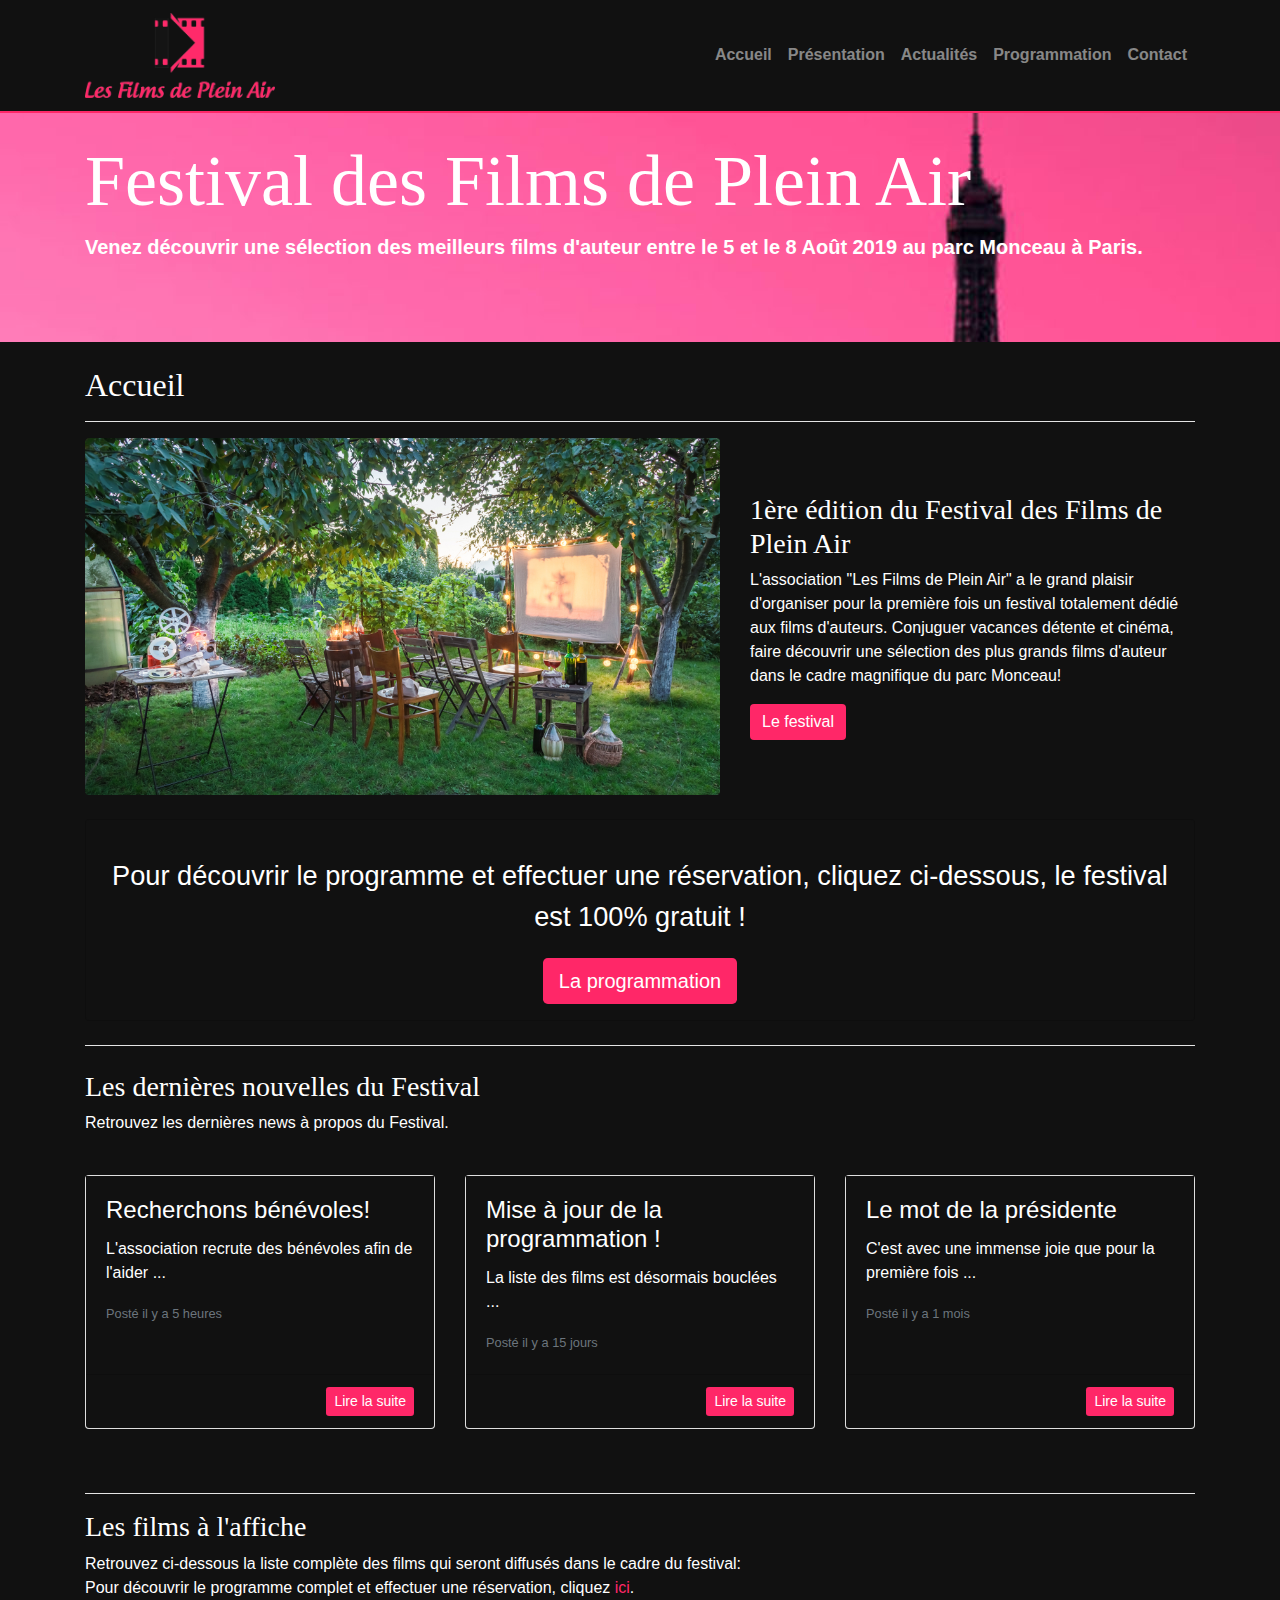
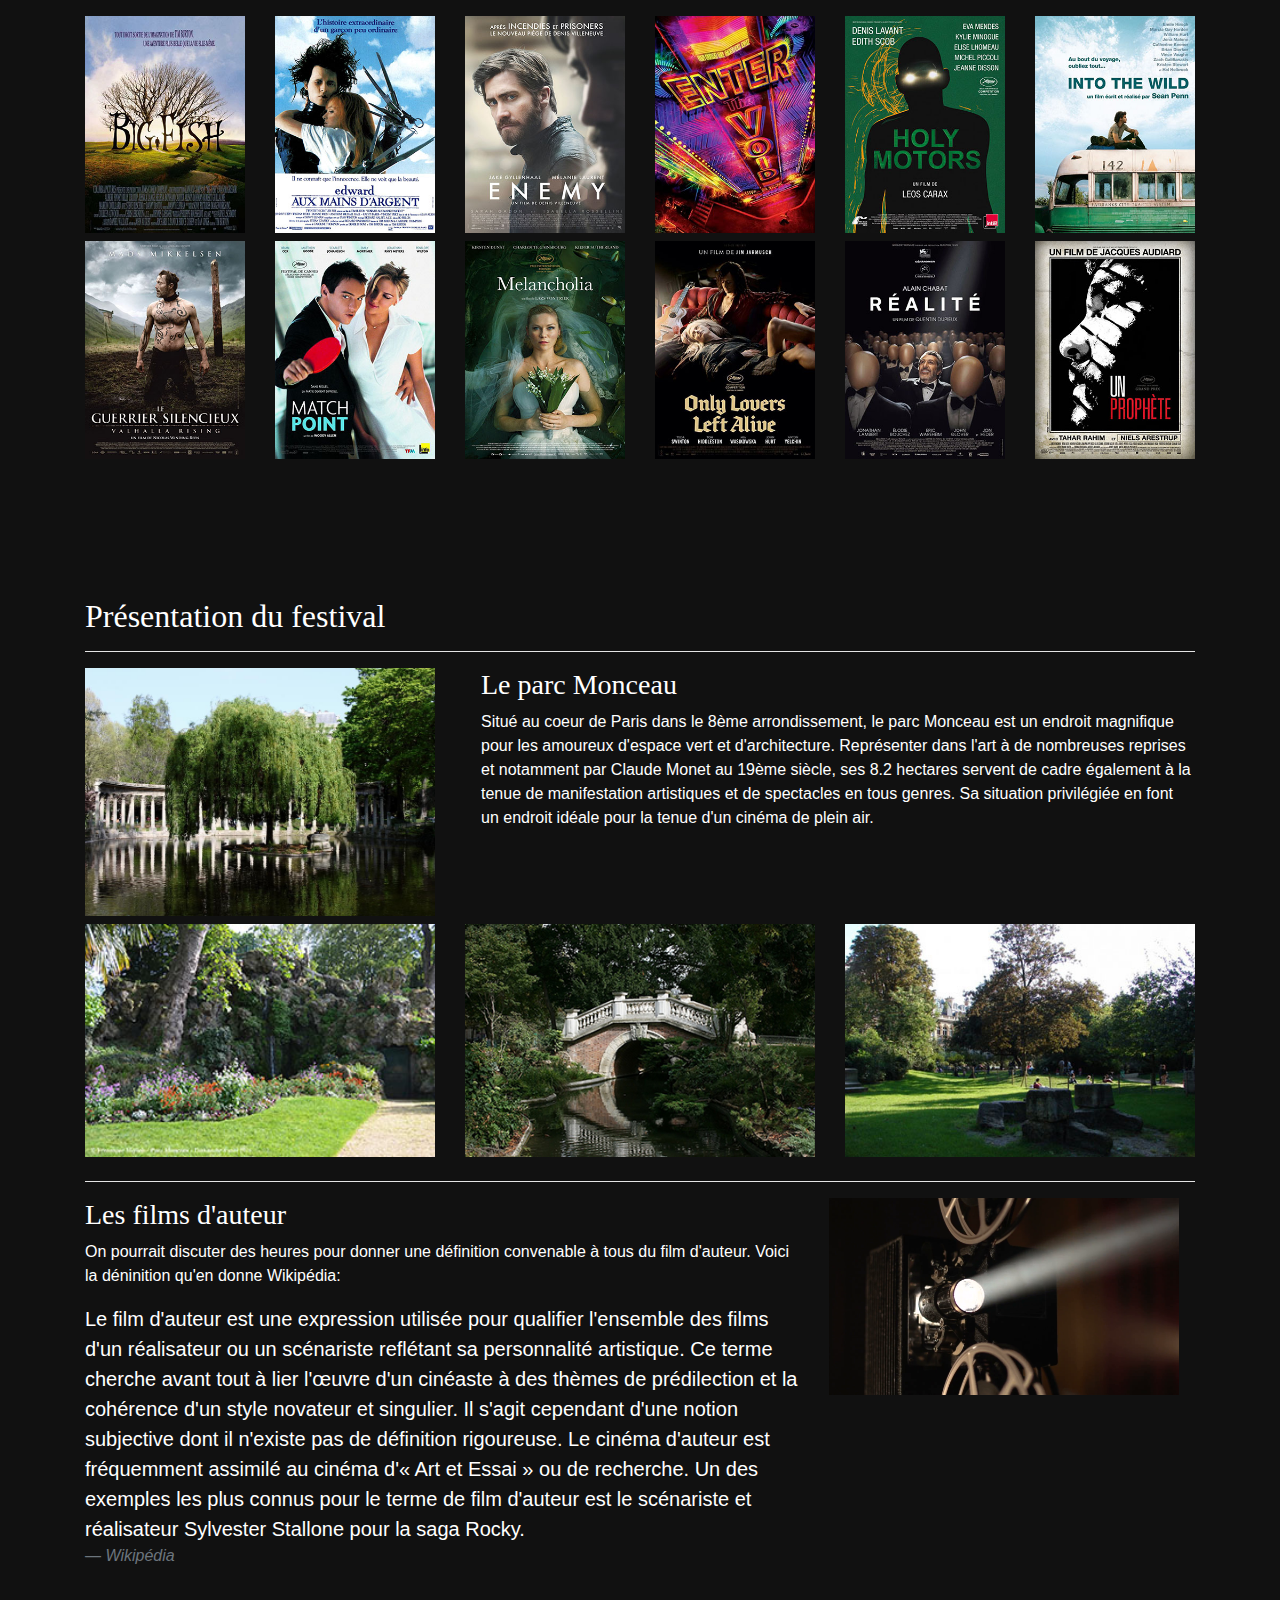
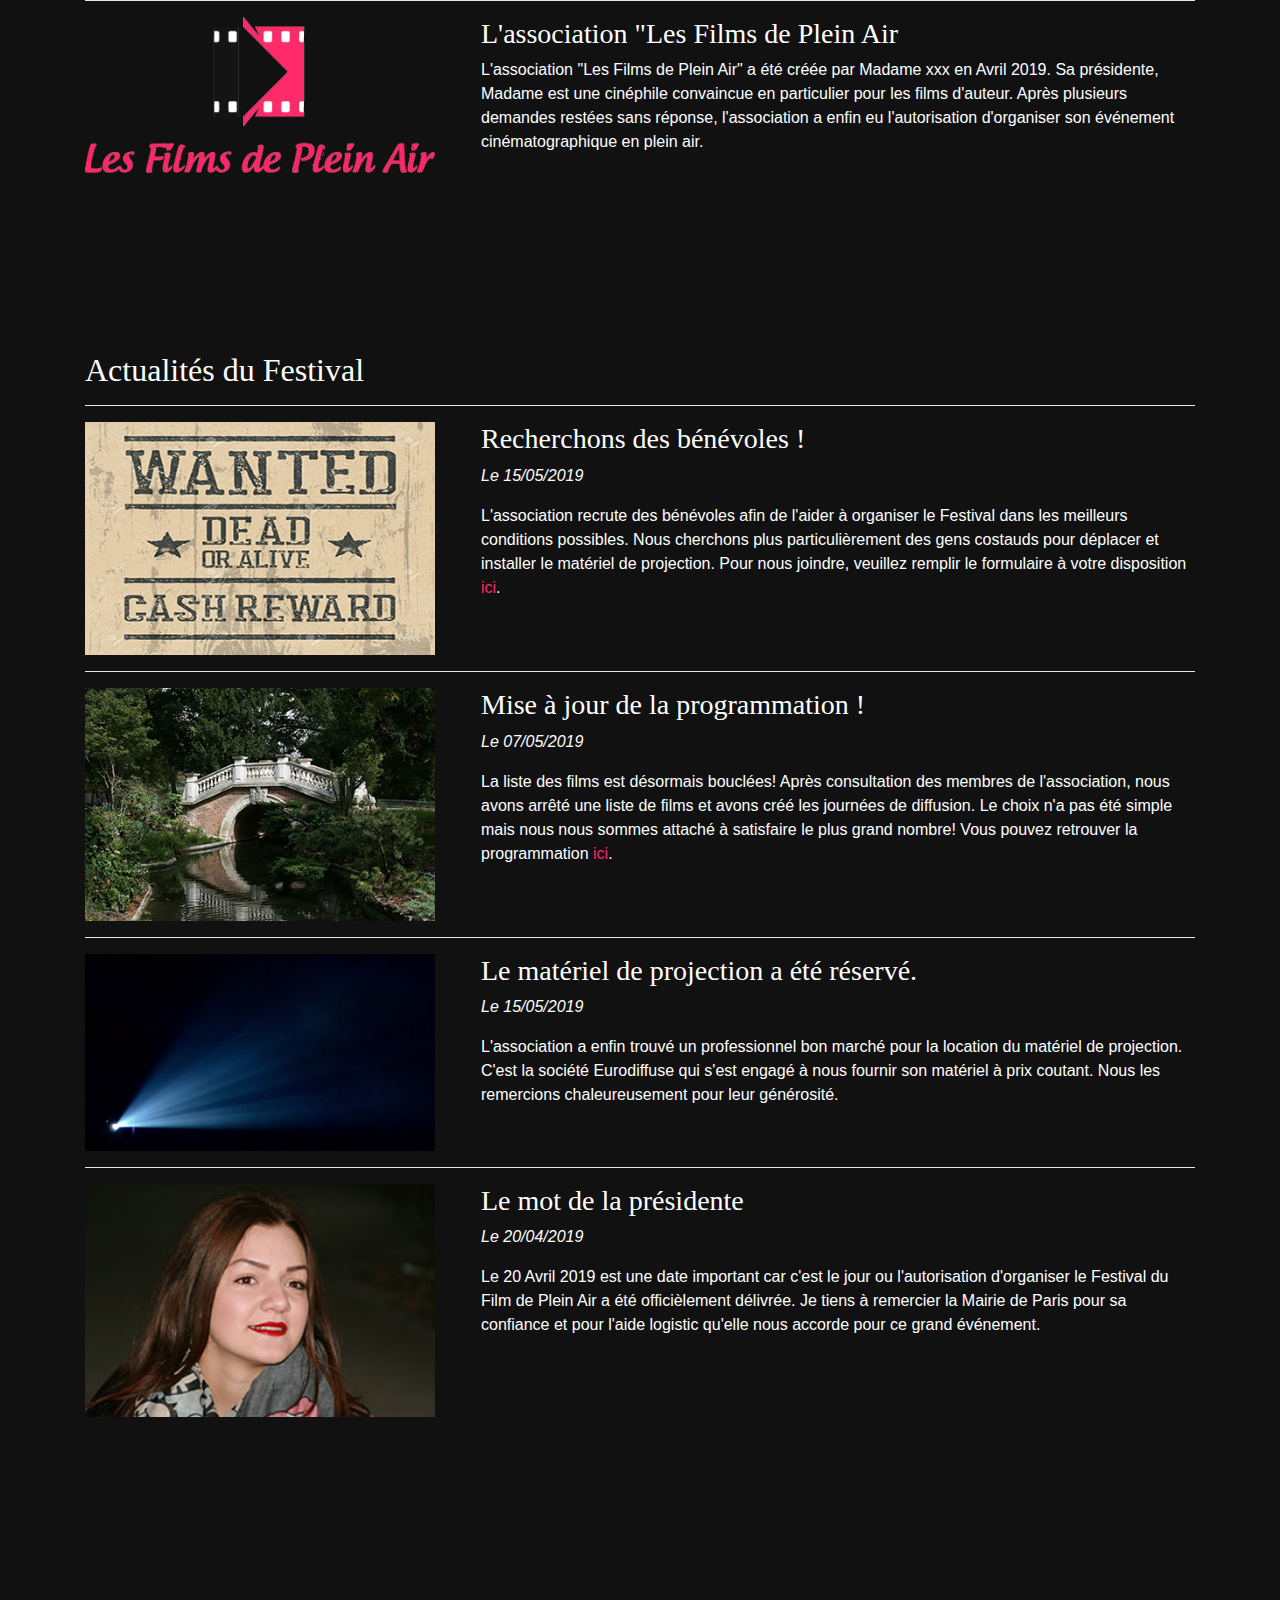
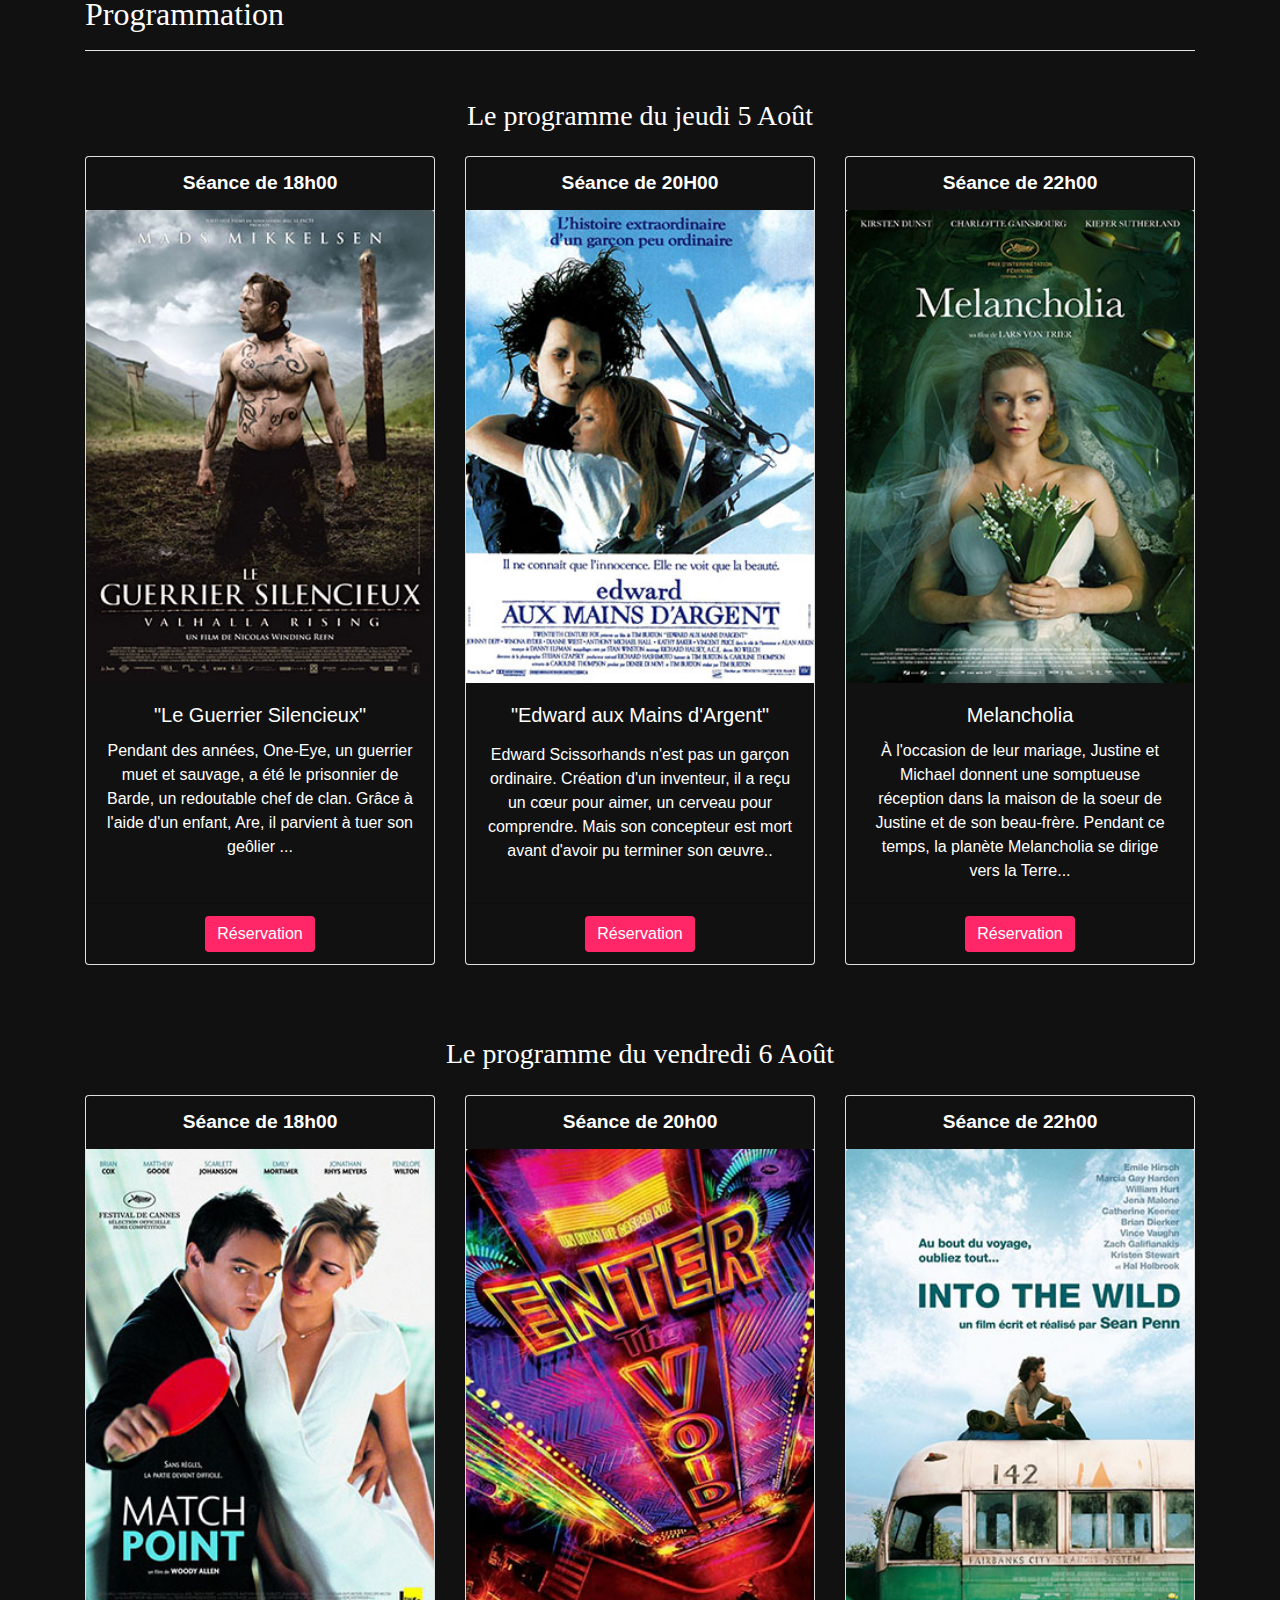
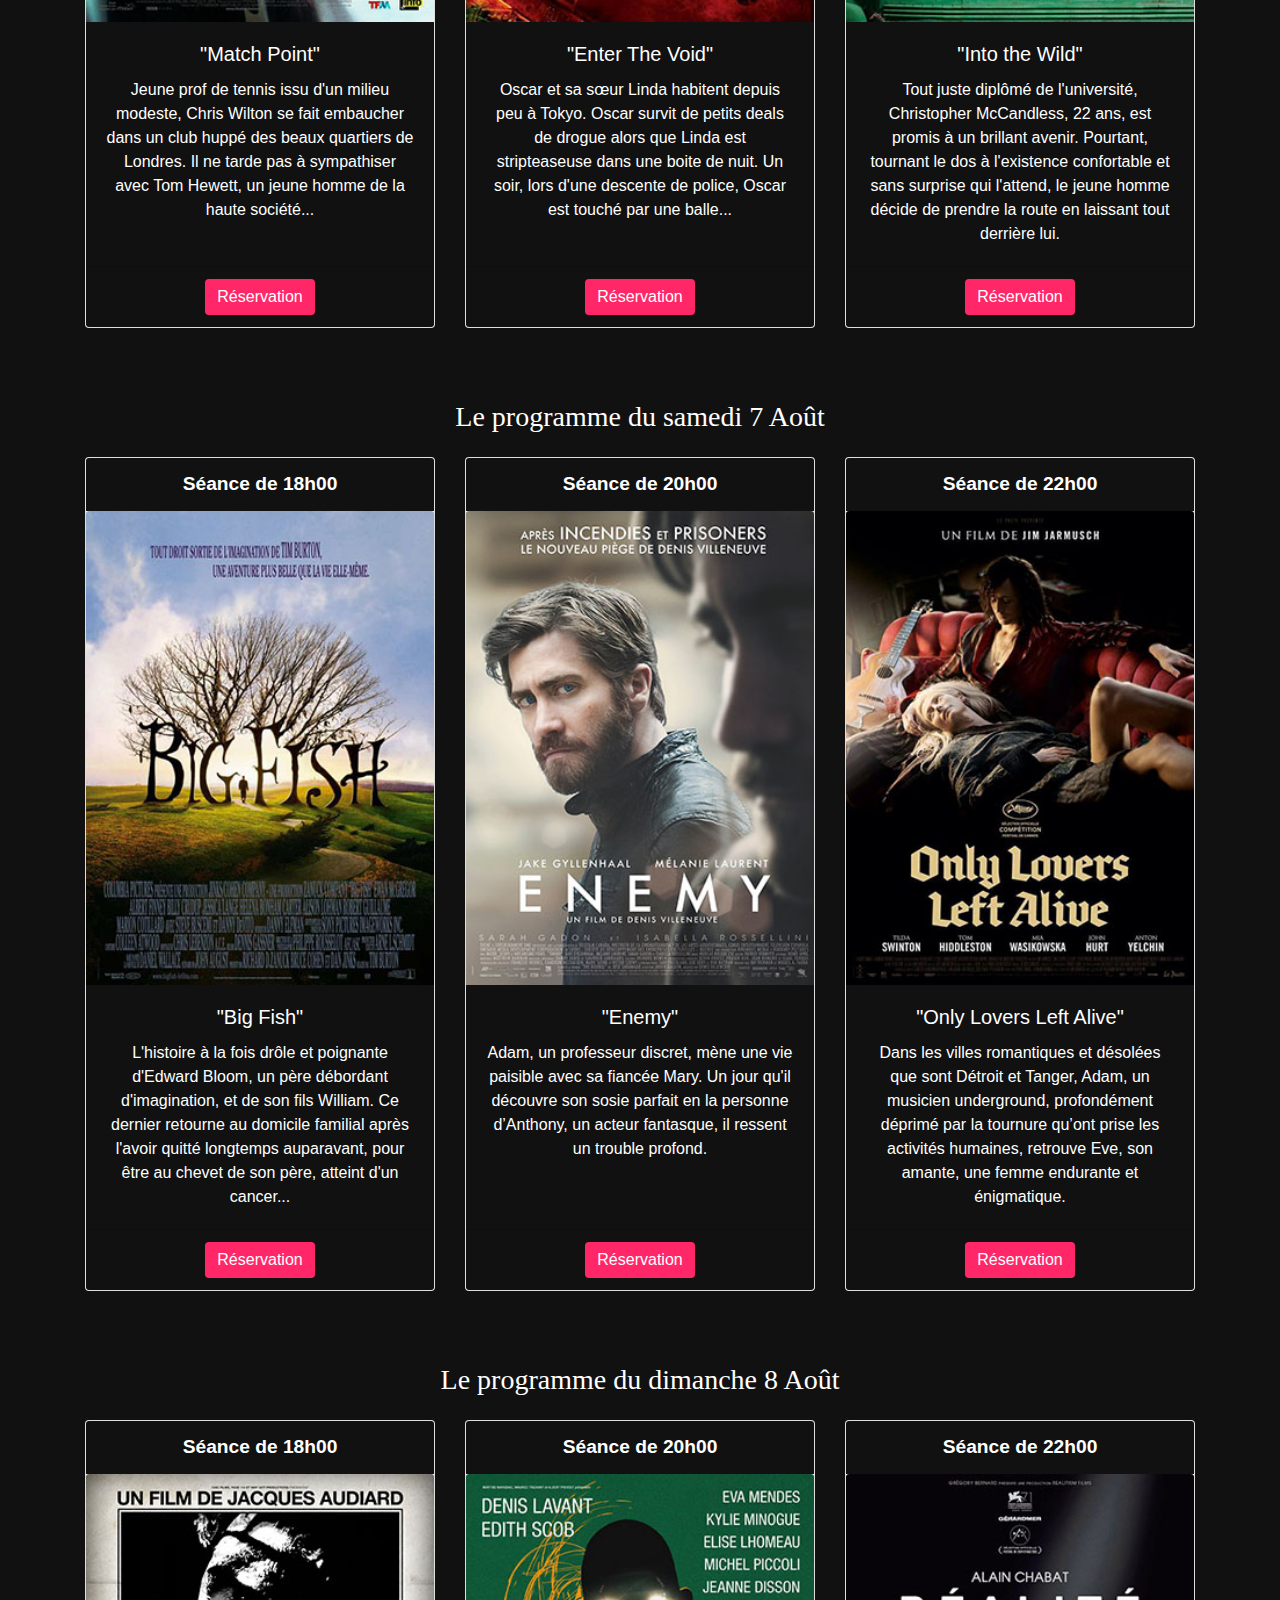
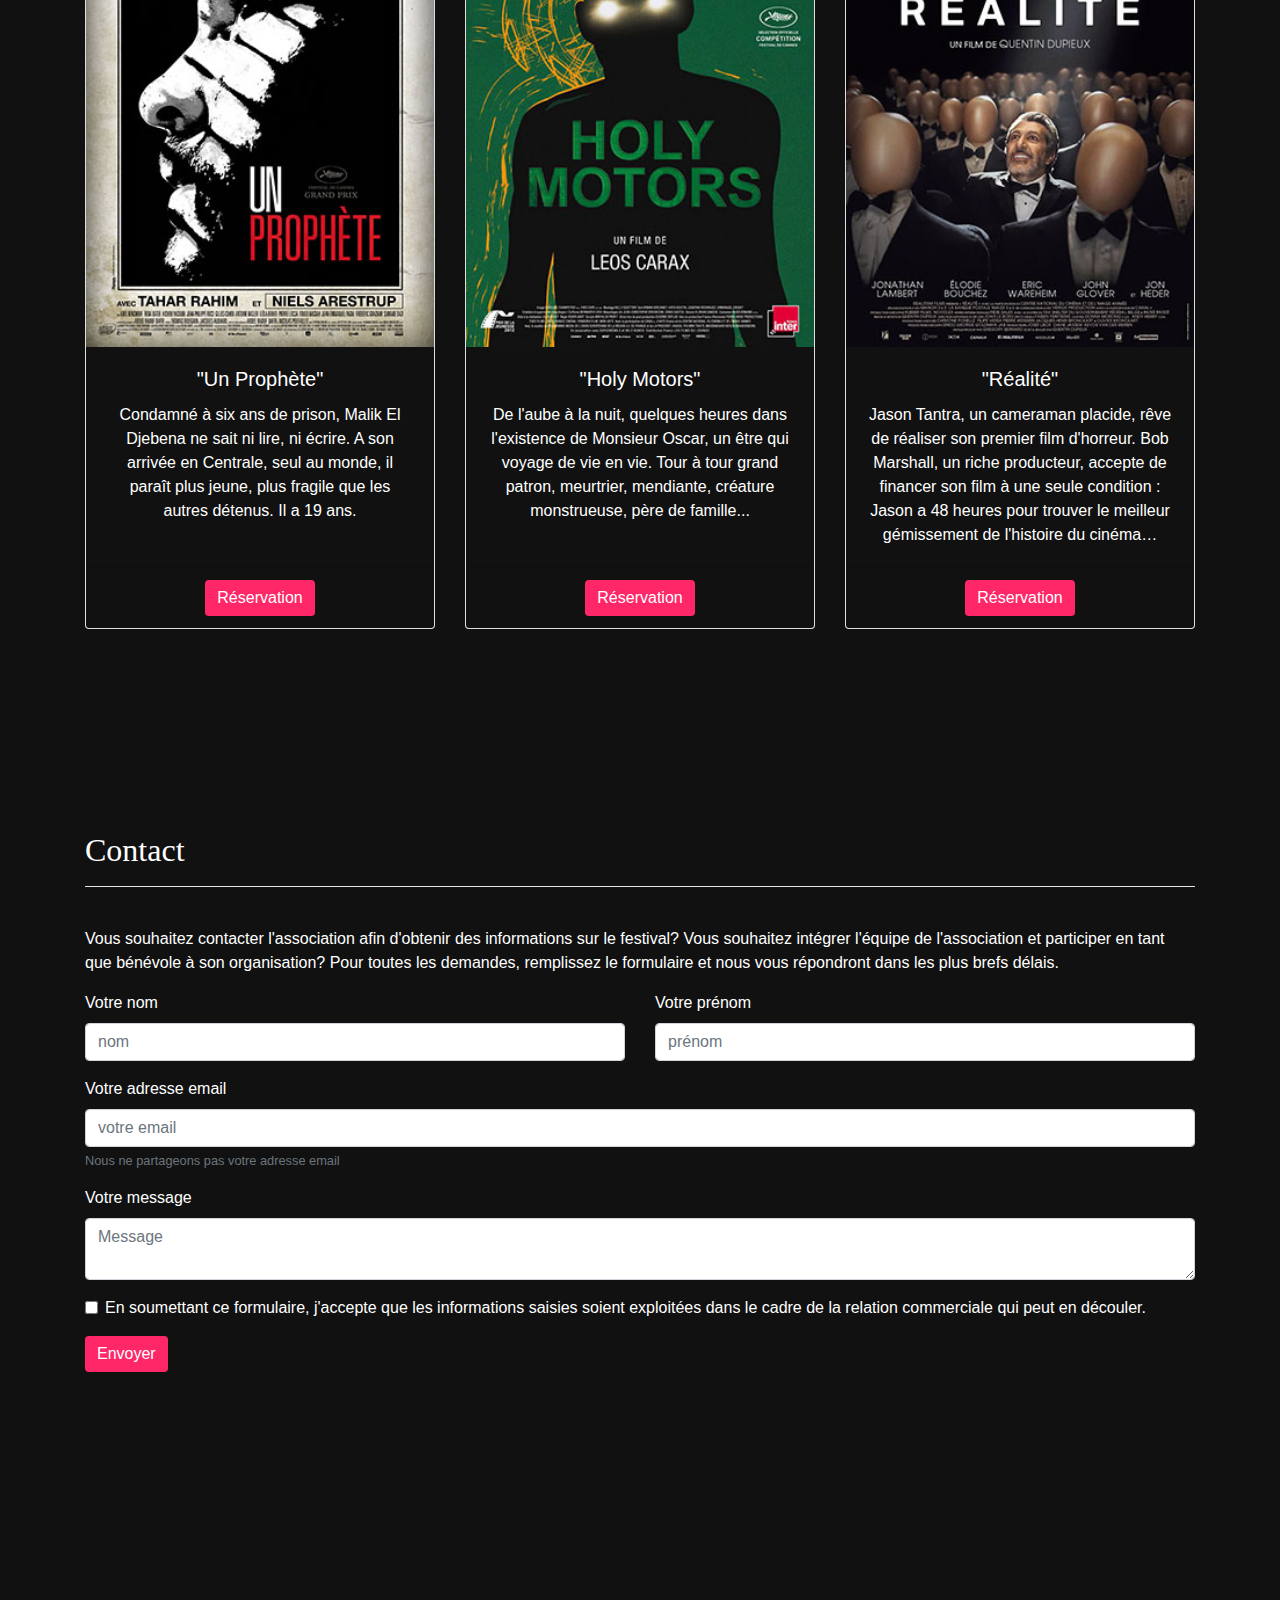
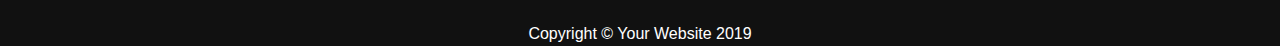
<file: maquette/index.html>
<!DOCTYPE html>
<html lang="fr">
  <head>
    <!-- Required meta tags -->
    <meta charset="utf-8">
    <meta name="viewport" content="width=device-width, initial-scale=1, shrink-to-fit=no">

    <!-- Bootstrap CSS -->
    <link rel="stylesheet" href="https://stackpath.bootstrapcdn.com/bootstrap/4.3.1/css/bootstrap.min.css"
      integrity="sha384-ggOyR0iXCbMQv3Xipma34MD+dH/1fQ784/j6cY/iJTQUOhcWr7x9JvoRxT2MZw1T" crossorigin="anonymous">
    <link rel="stylesheet" href="css/style.css">
    <title>Festival des Films de Plein Air</title>
  </head>

  <body>

    <!-- Navigation -->
    <nav class="navbar navbar-expand-lg navbar-dark fixed-top">
      <div class="container">
        <a class="navbar-brand" href="#"><img src="images/logo2.png" width="190px" class="mx-auto" alt=""></a>
        <button class="navbar-toggler" type="button" data-toggle="collapse" data-target="#navbarResponsive"
          aria-controls="navbarResponsive" aria-expanded="false" aria-label="Toggle navigation">
          <span class="navbar-toggler-icon">   
              <i class="fa fa-navicon"></i>
          </span>
        </button>
        <div class="collapse navbar-collapse" id="navbarResponsive">
          <ul class="navbar-nav ml-auto">
            <li class="nav-item">
              <a class="nav-link" href="index.html">Accueil
                <span class="sr-only">(current)</span>
              </a>
            </li>
            <li class="nav-item">
              <a class="nav-link" href="#presentation">Présentation</a>
            </li>
            <li class="nav-item">
              <a class="nav-link" href="#actualites">Actualités</a>
            </li>
            <li class="nav-item">
              <a class="nav-link" href="#programmation">Programmation</a>
            </li>
            <li class="nav-item">
              <a class="nav-link" href="#contact">Contact</a>
            </li>
          </ul>
        </div>
      </div>
    </nav>
    
    <!-- Header -->
    <header class="jumbotron jumbotron-fluid my-4">
      <div class="container">
        <h1 class="display-3">Festival des Films de Plein Air</h1>
        <p class="lead">Venez découvrir une sélection des meilleurs films d'auteur entre le 5 et le 8 Août 2019 au parc
          Monceau à Paris.</p>
      </div>
    </header>

    <!-- Page Content -->
    <div class="container">

      <!-- Acceuil -->
      <section id="accueil">
        <h2>Accueil</h2>
        <hr />
        <div class="row align-items-center m4-5">
          <div class="col-lg-7">
            <img class="img-fluid rounded mb-4 mb-lg-0" src="images/outdoor_cinema.jpg" alt="un cinéma en plein air">
          </div>
          <!-- /.col-lg-8 -->
          <div class="col-lg-5">
            <h3 class="font-weight-light">1ère édition du Festival des Films de Plein Air</h3>
            <p>L'association "Les Films de Plein Air" a le grand plaisir d'organiser pour la première fois un festival totalement dédié aux films d'auteurs.
                Conjuguer vacances détente et cinéma, faire découvrir une sélection des plus grands films d'auteur dans le cadre magnifique du parc Monceau!
            </p>
            <a class="btn btn-primary" href="#presentation">Le festival</a>
          </div>
          <!-- /.col-md-4 -->
        </div>
      
        <div class="card text-white bloc-intro my-4 py-3 text-center">
          <div class="card-body">
            <p class="text-white m-0 acc-para">Pour découvrir le programme et effectuer une réservation, cliquez ci-dessous, le festival est 100% gratuit !</p>
          </div>
          <div>
            <a href="#programmation" class="btn btn-primary btn-lg">La programmation</a>
          </div>
          
        </div>
        
        <hr />

        <div class="row my-4">
          <div class="col-lg-12 programmation">
              <h3>Les dernières nouvelles du Festival</h3>
              <p class="text-justify">Retrouvez les dernières news à propos du Festival.</p>
          </div>
        </div>

        <div class="row">
          <div class="col-lg-4 mb-5">
            <div class="card h-100">
              <div class="card-body">
                <h4 class="card-title">Recherchons bénévoles!</h4>
                <p class="card-text">L'association recrute des bénévoles afin de l'aider ...</p>
                <small class="text-muted">Posté il y a 5 heures</small>
              </div>
              <div class="card-footer text-right">
                <a href="#actualites" class="btn btn-primary btn-sm">Lire la suite</a>
              </div>
            </div>
          </div>
        
          <div class="col-lg-4 mb-5">
            <div class="card h-100">
              <div class="card-body">
                <h4 class="card-title">Mise à jour de la programmation !</h4>
                <p class="card-text">La liste des films est désormais bouclées ...</p>
                <small class="text-muted">Posté il y a 15 jours </small>
              </div>
              <div class="card-footer text-right">
                <a href="#actualites" class="btn btn-primary btn-sm">Lire la suite</a>
              </div>
            </div>
          </div>
        
          <div class="col-lg-4 mb-5">
            <div class="card h-100">
              <div class="card-body">
                <h4 class="card-title">Le mot de la présidente</h4>
                <p class="card-text">C'est avec une immense joie que pour la première fois ...</p>
                <small class="text-muted">Posté il y a 1 mois</small>
              </div>
              <div class="card-footer text-right">
                <a href="#actualites" class="btn btn-primary btn-sm">Lire la suite</a>
              </div>
            </div>
          </div>
          
          
        </div>
      
        <hr />
      <div class="row mt-3">
          <div class="col-lg-12 programmation">
              <h3>Les films à l'affiche</h3>
              <p class="text-justify">Retrouvez ci-dessous la liste complète des films qui seront diffusés dans le cadre du festival:<br />
              Pour découvrir le programme complet et effectuer une réservation, cliquez <a href="#programmation">ici</a>.</p>
          </div>
      </div>

      <div class="row">    
        <div class="mb-2 col-lg-2 col-md-3 col-sm-4"><img src="images/mini/big_fish.jpg" alt="" width="100%"></div>
        <div class="mb-2 col-lg-2 col-md-3 col-sm-4"><img src="images/mini/edward_aux_mains_d_argent.jpg" alt="" width="100%"></div>
        <div class="mb-2 col-lg-2 col-md-3 col-sm-4"><img src="images/mini/enemy.jpg" alt="" width="100%"></div>
        <div class="mb-2 col-lg-2 col-md-3 col-sm-4"><img src="images/mini/enter_the_Void.jpg" alt="" width="100%"></div>
        <div class="mb-2 col-lg-2 col-md-3 col-sm-4"><img src="images/mini/holy_motors.jpg" alt="" width="100%"></div>
        <div class="mb-2 col-lg-2 col-md-3 col-sm-4"><img src="images/mini/into_the_wild.jpg" alt="" width="100%"></div>
        <div class="mb-2 col-lg-2 col-md-3 col-sm-4"><img src="images/mini/le_guerrier_silencieux_valhalla_rising copie.jpg" alt="Tigre" width="100%"></div>
        <div class="mb-2 col-lg-2 col-md-3 col-sm-4"><img src="images/mini/match_point.jpg" alt="" width="100%"></div>
        <div class="mb-2 col-lg-2 col-md-3 col-sm-4"><img src="images/mini/melancholia.jpg" alt="" width="100%"></div>
        <div class="mb-2 col-lg-2 col-md-3 col-sm-4"><img src="images/mini/only_lovers_left_alive.jpg" alt="" width="100%"></div>
        <div class="mb-2 col-lg-2 col-md-3 col-sm-4"><img src="images/mini/realite.jpg" alt="" width="100%"></div>
        <div class="mb-2 col-lg-2 col-md-3 col-sm-4"><img src="images/mini/un_prophete.jpg" alt="" width="100%"></div>
      </div>
      </section>

      <!-- Page Présentation -->
      <section id="presentation">
      <h2 >Présentation du festival</h2>
      <hr />

      <div class="row media">
        <img class="col-md-4 align-self-top mr-3" src="images/monceau_lac.jpg" width="300px" alt="...">
        <div class="media-body col-md-8 ">
          <h3 class="mt-0">Le parc Monceau</h3>
          <p>Situé au coeur de Paris dans le 8ème arrondissement, le parc Monceau est un endroit magnifique pour les amoureux d'espace vert et d'architecture. Représenter dans l'art à de nombreuses reprises et notamment par Claude Monet au 19ème siècle, ses 8.2 hectares servent de cadre également à la tenue de manifestation artistiques et de spectacles en tous genres. Sa situation privilégiée en font un endroit idéale pour la tenue d'un cinéma de plein air.</p>
        </div>
      </div>

      <div class="row media">
          <img class="col-md-4 my-2 " src="images/cascade.jpg" width="300px" alt="...">
          <img class="col-md-4  my-2" src="images/petit.jpg" width="300px" alt="...">
          <img class="col-md-4  my-2" src="images/monceau.jpg" width="300px" alt="...">
      </div>

      <hr />

      <div class="row media">
          <img  class="col-md-4 align-self-top mr-3 order-md-2" src="images/projector1.png" width="300px" alt="...">
          <div class="media-body col-md-8 order-md-1">
            <h3 class="mt-0">Les films d'auteur</h3>
            <p> On pourrait discuter des heures pour donner une définition convenable à tous du film d'auteur. Voici la déninition qu'en donne Wikipédia: <br /></p>
            <blockquote class="blockquote">              
                <p class="mb-0">Le film d'auteur est une expression utilisée pour qualifier l'ensemble des films d'un réalisateur ou un scénariste reflétant sa personnalité artistique. Ce terme cherche avant tout à lier l'œuvre d'un cinéaste à des thèmes de prédilection et la cohérence d'un style novateur et singulier. Il s'agit cependant d'une notion subjective dont il n'existe pas de définition rigoureuse. Le cinéma d'auteur est fréquemment assimilé au cinéma d'« Art et Essai » ou de recherche.
                    Un des exemples les plus connus pour le terme de film d'auteur est le scénariste et réalisateur Sylvester Stallone pour la saga Rocky.
                    </p>
                <footer class="blockquote-footer"><cite title="Source Title">Wikipédia</cite></footer>
          </div>
      </div>

      <hr />

      <div class="row media">
        <img class="col-md-4 align-self-top mr-3" src="images/logo_light.png" width="300px" alt="...">
        <div class="media-body col-md-8 ">
          <h3 class="mt-0">L'association "Les Films de Plein Air</h3>
          <p>L'association "Les Films de Plein Air" a été créée par Madame xxx en Avril 2019. Sa présidente, Madame est une cinéphile convaincue en particulier pour les films d'auteur. Après plusieurs demandes restées sans réponse, l'association a enfin eu l'autorisation d'organiser son événement cinématographique en plein air.</p>
        </div>
      </div>
      </section>

      <!-- Actualités -->
      <section id="actualites" class="my-5">
      <h2>Actualités du Festival</h2>
      <hr />

      <div class="row media">
      <img class="col-md-4 align-self-top mr-3" src="images/wanted2.jpg" width="300px" alt="...">
      <div class="media-body col-md-8 ">
              <h3 class="mt-0">Recherchons des bénévoles !</h3>
              <p class="date-news">Le 15/05/2019</p>
              <p>L'association recrute des bénévoles afin de l'aider à organiser le Festival dans les meilleurs conditions possibles. Nous cherchons plus particulièrement des gens costauds pour déplacer et installer le matériel de projection. Pour nous joindre, veuillez remplir le formulaire à votre disposition <a href="contact.html">ici</a>.</p>
      </div>
      </div>

      <hr />

      <div class="row media">
          <img  class="col-md-4 align-self-center mr-3" src="images/petit.jpg" width="300px" alt="...">
          <div class="media-body col-md-8">
              <h3 class="mt-0">Mise à jour de la programmation !</h3>
              <p class="date-news">Le 07/05/2019</p>
              <p>La liste des films est désormais bouclées! Après consultation des membres de l'association, nous avons arrêté une liste de films et avons créé les journées de diffusion. Le choix n'a pas été simple mais nous nous sommes attaché à satisfaire le plus grand nombre! Vous pouvez retrouver la programmation  <a href="programmation.html"> ici</a>.</p>
          </div>
      </div>

      <hr />

      <div class="row media">
          <img class="col-md-4 align-self-top mr-3" src="images/camera_light2.jpg" width="300px" alt="...">
          <div class="media-body col-md-8 ">
              <h3 class="mt-0">Le matériel de projection a été réservé.</h3>
              <p class="date-news">Le 15/05/2019</p>
              <p>L'association a enfin trouvé un professionnel bon marché pour la location du matériel de projection. C'est la société Eurodiffuse qui s'est engagé à nous fournir son matériel à prix coutant. Nous les remercions chaleureusement pour leur générosité.</p>
      </div>
      </div>

      <hr />

      <div class="row media">
          <img  class="col-md-4 align-self-center mr-3" src="images/presidente.jpg" width="300px" alt="...">
          <div class="media-body col-md-8">
              <h3 class="mt-0">Le mot de la présidente</h3>
              <p class="date-news">Le 20/04/2019</p>
              <p>Le 20 Avril 2019 est une date important car c'est le jour ou l'autorisation d'organiser le Festival du Film de Plein Air a été officièlement délivrée. Je tiens à remercier la Mairie de Paris pour sa confiance et pour l'aide logistic qu'elle nous accorde pour ce grand événement. </p>
          </div>
      </div>
      </section>

      <!-- Programmation -->
      <section id="programmation">
        <h2>Programmation</h2>
        <hr />

        <div class="day my-5">
          <div class="row text-center mb-3">
              <h3 class="col-lg-12">Le programme du jeudi 5 Août</h3>
          </div>
          <div class="row text-center">

            <div class="col-lg-4 col-md-6 mb-4">
                <div class="card h-100 ">
                    <div class="card-header">
                        Séance de 18h00
                    </div>
                    <img src="images/mini/le_guerrier_silencieux_valhalla_rising copie.jpg" class="card-img-top"
                        alt="...">
                    <div class="card-body">
                        <h5 class="card-title">"Le Guerrier Silencieux"</h5>
                        <p class="card-text">Pendant des années, One-Eye, un guerrier muet et sauvage, a été le prisonnier de Barde, un redoutable chef de clan. Grâce à l'aide d'un enfant, Are, il parvient à tuer son geôlier ...</p>
                    </div>
                    <div class="card-footer ">
                        <button type="button" class="btn btn-primary">Réservation</button>
                    </div>
                </div>
            </div>

            <div class="col-lg-4 col-md-6 mb-4">
              <div class="card h-100">
                  <div class="card-header">
                      Séance de 20H00
                  </div>
                  <img src="images/mini/edward_aux_mains_d_argent.jpg" class="card-img-top" alt="...">
                  <div class="card-body">
                      <h5 class="card-title">"Edward aux Mains d'Argent"</h5>
                      <p class="card-text"></p>Edward Scissorhands n'est pas un garçon ordinaire. Création d'un inventeur, il a reçu un cœur pour aimer, un cerveau pour comprendre. Mais son concepteur est mort avant d'avoir pu terminer son œuvre..</p>
                  </div>
                  <div class="card-footer ">
                      <button type="button" class="btn btn-primary">Réservation</button>
                  </div>
              </div>
            </div>

            <div class="col-lg-4 col-md-6 mb-4">
              <div class="card h-100 ">
                <div class="card-header">
                    Séance de 22h00
                </div>
                <img src="images/mini/melancholia.jpg" class="card-img-top" alt="...">
                <div class="card-body">
                    <h5 class="card-title">Melancholia</h5>
                    <p class="card-text">À l'occasion de leur mariage, Justine et Michael donnent une somptueuse réception dans la maison de la soeur de Justine et de son beau-frère. Pendant ce temps, la planète Melancholia se dirige vers la Terre... 
                    </p>
                </div>
                <div class="card-footer ">
                    <button type="button" class="btn btn-primary">Réservation</button>
                </div>
              </div>
            </div>
          </div>
        </div>

        <div class="day my-5">
          <div class="row text-center mb-3">
              <h3 class="col-lg-12">Le programme du vendredi 6 Août</h3>
          </div>
          <div class="row text-center">

            <div class="col-lg-4 col-md-6 mb-4">
                <div class="card h-100">
                    <div class="card-header">
                        Séance de 18h00
                    </div>
                    <img src="images/mini/match_point.jpg" class="card-img-top" alt="...">

                    <div class="card-body">
                        <h5 class="card-title">"Match Point"</h5>
                        <p class="card-text">Jeune prof de tennis issu d'un milieu modeste, Chris Wilton se fait embaucher dans un club huppé des beaux quartiers de Londres. Il ne tarde pas à sympathiser avec Tom Hewett, un jeune homme de la haute société...
                        </p>
                    </div>
                    <div class="card-footer ">
                        <button type="button" class="btn btn-primary">Réservation</button>
                    </div>
                </div>
            </div>

            <div class="col-lg-4 col-md-6 mb-4">
                <div class="card h-100">
                    <div class="card-header">
                        Séance de 20h00
                    </div>

                    <img src="images/mini/enter_the_Void.jpg" class="card-img-top" alt="...">
                    <div class="card-body">
                        <h5 class="card-title">"Enter The Void"</h5>
                        <p class="card-text">Oscar et sa sœur Linda habitent depuis peu à Tokyo. Oscar survit de petits deals de drogue alors que Linda est stripteaseuse dans une boite de nuit. Un soir, lors d'une descente de police, Oscar est touché par une balle...
                        </p>
                    </div>
                    <div class="card-footer ">
                        <button type="button" class="btn btn-primary">Réservation</button>
                    </div>
                </div>
            </div>

            <div class="col-lg-4 col-md-6 mb-4">
                <div class="card h-100 ">
                    <div class="card-header">
                        Séance de 22h00
                    </div>

                    <img src="images/mini/into_the_wild.jpg" class="card-img-top" alt="...">
                    <div class="card-body">
                        <h5 class="card-title">"Into the Wild"</h5>
                        <p class="card-text">Tout juste diplômé de l'université, Christopher McCandless, 22 ans, est promis à un brillant avenir. Pourtant, tournant le dos à l'existence confortable et sans surprise qui l'attend, le jeune homme décide de prendre la route en laissant tout derrière lui.</p>
                    </div>
                    <div class="card-footer ">
                        <button type="button" class="btn btn-primary">Réservation</button>
                    </div>
                </div>
            </div>

          </div>
        </div>


        <div class="day my-5">
          <div class="row text-center mb-3">
              <h3 class="col-lg-12">Le programme du samedi 7 Août</h3>
          </div>
          <div class="row text-center">
            <div class="col-lg-4 col-md-6 mb-4">
              <div class="card h-100 ">
                  <div class="card-header">
                      Séance de 18h00
                  </div>
                  <img src="images/mini/big_fish.jpg" class="card-img-top" alt="...">
                  <div class="card-body">
                      <h5 class="card-title">"Big Fish"</h5>
                      <p class="card-text">L'histoire à la fois drôle et poignante d'Edward Bloom, un père débordant d'imagination, et de son fils William. Ce dernier retourne au domicile familial après l'avoir quitté longtemps auparavant, pour être au chevet de son père, atteint d'un cancer...</p>
                  </div>
                  <div class="card-footer">
                      <button type="button" class="btn btn-primary">Réservation</button>
                  </div>
              </div>
            </div>

            <div class="col-lg-4 col-md-6 mb-4">
              <div class="card h-100">
                <div class="card-header">
                    Séance de 20h00
                </div>
                <img src="images/mini/enemy.jpg" class="card-img-top" alt="...">
                <div class="card-body">
                    <h5 class="card-title">"Enemy"</h5>
                    <p class="card-text">Adam, un professeur discret, mène une vie paisible avec sa fiancée Mary. Un jour qu'il découvre son sosie parfait en la personne d’Anthony, un acteur fantasque, il ressent un trouble profond.
                    </p>
                </div>
                <div class="card-footer ">
                    <button type="button" class="btn btn-primary">Réservation</button>
                </div>
              </div>
            </div>

            <div class="col-lg-4 col-md-6 mb-4">
              <div class="card  h-100">
                  <div class="card-header">
                      Séance de 22h00
                  </div>

                  <img src="images/mini/only_lovers_left_alive.jpg" class="card-img-top" alt="...">
                  <div class="card-body">
                      <h5 class="card-title">"Only Lovers Left Alive"</h5>
                      <p class="card-text">Dans les villes romantiques et désolées que sont Détroit et Tanger, Adam, un musicien underground, profondément déprimé par la tournure qu’ont prise les activités humaines, retrouve Eve, son amante, une femme endurante et énigmatique.</p>
                  </div>
                  <div class="card-footer">
                      <button type="button" class="btn btn-primary">Réservation</button>
                  </div>
              </div>

            </div>
          </div>
        </div>


        <div class="day my-5">
          <div class="row text-center mb-3">
              <h3 class="col-lg-12">Le programme du dimanche 8 Août</h3>
          </div>
          <div class="row text-center">

            <div class="col-lg-4 col-md-6 mb-4">
              <div class="card h-100">
                <div class="card-header">
                    Séance de 18h00
                </div>
                <img src="images/mini/un_prophete.jpg" class="card-img-top" alt="...">
                <div class="card-body">
                  <h5 class="card-title">"Un Prophète"</h5>
                  <p class="card-text">Condamné à six ans de prison, Malik El Djebena ne sait ni lire, ni écrire. A son arrivée en Centrale, seul au monde, il paraît plus jeune, plus fragile que les autres détenus. Il a 19 ans.</p>
                </div>
                <div class="card-footer">
                    <button type="button" class="btn btn-primary">Réservation</button>
                </div>
              </div>
            </div>

            <div class="col-lg-4 col-md-6 mb-4">
              <div class="card h-100">
                <div class="card-header">
                    Séance de 20h00
                </div>
                <img src="images/mini/holy_motors.jpg" class="card-img-top" alt="...">
                <div class="card-body">
                  <h5 class="card-title">"Holy Motors"</h5>
                  <p class="card-text">De l'aube à la nuit, quelques heures dans l'existence de Monsieur Oscar, un être qui voyage de vie en vie. Tour à tour grand patron, meurtrier, mendiante, créature monstrueuse, père de famille...
                  </p>
                </div>
                <div class="card-footer">
                  <button type="button" class="btn btn-primary">Réservation</button>
                </div>
              </div>
            </div>

              <div class="col-lg-4 col-md-6 mb-4">
                <div class="card h-100">
                  <div class="card-header">
                      Séance de 22h00
                  </div>
                  <img src="images/mini/realite.jpg" class="card-img-top" alt="...">
                  <div class="card-body">
                      <h5 class="card-title">"Réalité"</h5>
                      <p class="card-text">Jason Tantra, un cameraman placide, rêve de réaliser son premier film d'horreur. Bob Marshall, un riche producteur, accepte de financer son film à une seule condition : Jason a 48 heures pour trouver le meilleur gémissement de l'histoire du cinéma… 
                      </p>
                  </div>
                  <div class="card-footer">
                      <button type="button" class="btn btn-primary">Réservation</button>
                  </div>
                </div>
              </div>
          </div>
        </div>
      </section>

      <!-- Contact -->
      <section id="contact">
    <h2>Contact</h2>
    <hr />

    <br />
    <div>
      <p>
          Vous souhaitez contacter l'association afin d'obtenir des informations sur le festival? Vous souhaitez intégrer l'équipe de l'association et participer en tant que bénévole à son organisation? Pour toutes les demandes, remplissez le formulaire et nous vous répondront dans les plus brefs délais.
      </p>
    </div>

    <form>
      <div class="row">
        <div class="col-sm-6 form-group">
          <label for="pseudo">Votre nom</label>
          <input type="text" id="pseudo" class="form-control" placeholder="nom">
        </div>
          <div class="col-sm-6 form-group">
            <label for="prenom">Votre prénom</label>
            <input type="text" id="prenom" class="form-control" placeholder="prénom">
          </div>
      </div>

      <div class="form-group">
        <label for="adresseMail">Votre adresse email</label>
        <input type="email" class="form-control" id="adresseMail" aria-describedby="emailHelp"
            placeholder="votre email">
        <small id="emailHelp" class="form-text text-muted">Nous ne partageons pas votre adresse email</small>
      </div>

      <div class="form-group">
        <label for="exampleInputPassword1">Votre message</label>
        <textarea class="form-control" id="exampleInputPassword1" placeholder="Message"></textarea>
      </div>

      <div class="form-group form-check">
        <input type="checkbox" class="form-check-input" id="exampleCheck1">
        <label class="form-check-label" for="exampleCheck1">En soumettant ce formulaire, j'accepte que les informations saisies soient exploitées dans le cadre de la relation commerciale qui peut en découler.</label>
      </div>

      <button type="submit" class="btn btn-primary">Envoyer</button>
    </form>
      </section>

    </div>

    <!-- Footer -->
    <footer class="foot"">
        <div class="container">
            <p class="m-0 text-center text-white">Copyright &copy; Your Website 2019</p>
        </div>
    </footer>

    <!-- Bootstrap core JavaScript -->
    <script src="https://code.jquery.com/jquery-3.3.1.slim.min.js"
      integrity="sha384-q8i/X+965DzO0rT7abK41JStQIAqVgRVzpbzo5smXKp4YfRvH+8abtTE1Pi6jizo"
      crossorigin="anonymous"></script>
    <script src="https://cdnjs.cloudflare.com/ajax/libs/popper.js/1.14.7/umd/popper.min.js"
      integrity="sha384-UO2eT0CpHqdSJQ6hJty5KVphtPhzWj9WO1clHTMGa3JDZwrnQq4sF86dIHNDz0W1"
      crossorigin="anonymous"></script>
    <script src="https://stackpath.bootstrapcdn.com/bootstrap/4.3.1/js/bootstrap.min.js"
      integrity="sha384-JjSmVgyd0p3pXB1rRibZUAYoIIy6OrQ6VrjIEaFf/nJGzIxFDsf4x0xIM+B07jRM"
      crossorigin="anonymous"></script>
</body>

</html>
</file>
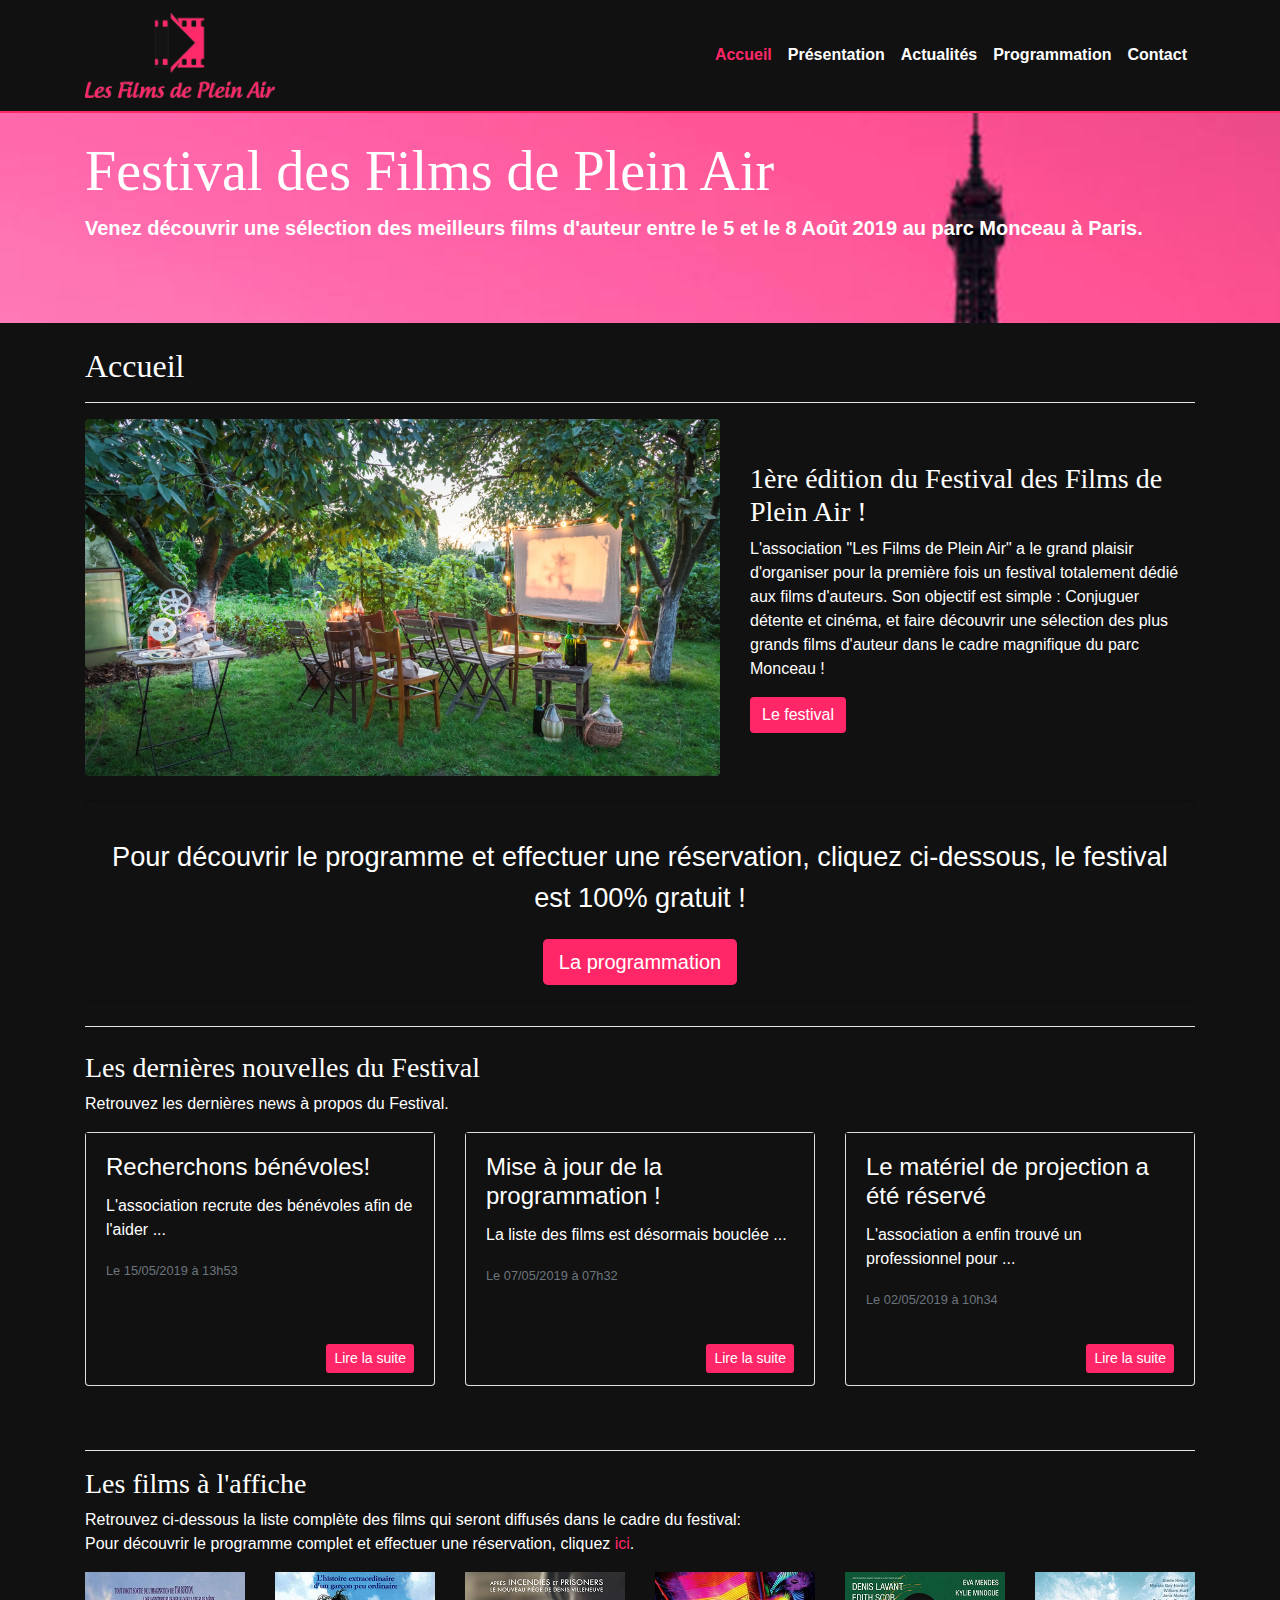
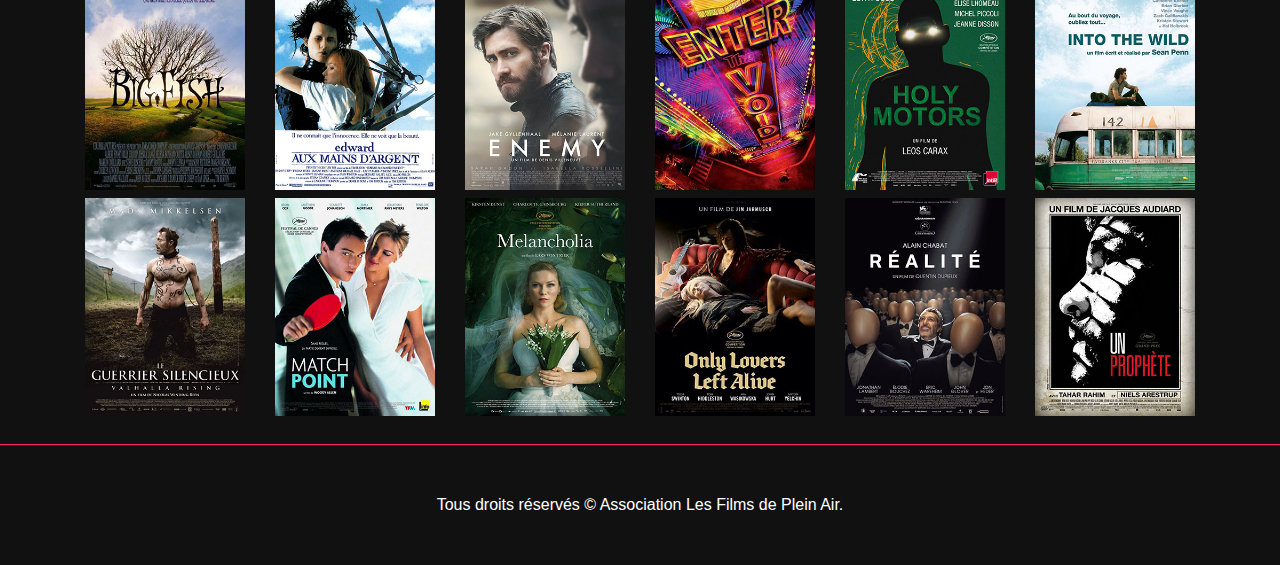
<file: maquette_pages_multiples/index.html>
<!DOCTYPE html>
<html lang="fr">
    <head>
        <!-- Required meta tags -->
        <meta charset="utf-8">
        <meta name="viewport" content="width=device-width, initial-scale=1, shrink-to-fit=no">

        <!-- Bootstrap CSS -->
        <link rel="stylesheet" href="https://stackpath.bootstrapcdn.com/bootstrap/4.3.1/css/bootstrap.min.css"
            integrity="sha384-ggOyR0iXCbMQv3Xipma34MD+dH/1fQ784/j6cY/iJTQUOhcWr7x9JvoRxT2MZw1T" crossorigin="anonymous">
        <link rel="stylesheet" href="css/style.css">
        <title>Accueil</title>
    </head>

    <body>
        <!-- Navigation -->
        <nav class="navbar navbar-expand-lg navbar-dark fixed-top">
            <div class="container">
                <a class="navbar-brand" href="#"><img src="images/logo2.png" width="190px" class="mx-auto" alt=""></a>
                <button class="navbar-toggler" type="button" data-toggle="collapse" data-target="#navbarResponsive"
                    aria-controls="navbarResponsive" aria-expanded="false" aria-label="Toggle navigation">
                    <span class="navbar-toggler-icon"><i class="fa fa-navicon"></i></span>
                </button>
                <div class="collapse navbar-collapse" id="navbarResponsive">
                    <ul class="navbar-nav ml-auto">
                        <li class="nav-item active">
                            <a class="nav-link actual" href="index.html">Accueil<span class="sr-only">(current)</span></a>
                        </li>
                        <li class="nav-item">
                            <a class="nav-link" href="presentation.html">Présentation</a>
                        </li>
                        <li class="nav-item">
                            <a class="nav-link" href="actualites.html">Actualités</a>
                        </li>
                        <li class="nav-item">
                            <a class="nav-link" href="programmation.html">Programmation</a>
                        </li>
                        <li class="nav-item">
                            <a class="nav-link" href="contact.html">Contact</a>
                        </li>
                    </ul>
                </div>
            </div>
        </nav>

        <!-- Header -->
        <header class="jumbotron jumbotron-fluid my-4">
            <div class="container">
                <h1 class="display-4">Festival des Films de Plein Air</h1>
                <p class="lead">Venez découvrir une sélection des meilleurs films d'auteur entre le 5 et le 8 Août 2019 au
                    parc Monceau à Paris.</p>
            </div>
        </header>

        <!-- Page Content -->
        <section class="container">
            <h2>Accueil</h2>
            <hr />
            <div class="row align-items-center m4-5">
                <div class="col-lg-7">
                    <img class="img-fluid rounded mb-4 mb-lg-0" src="images/outdoor_cinema.jpg" alt="">
                </div>

                <div class="col-lg-5">
                    <h3 class="font-weight-light">1ère édition du Festival des Films de Plein Air !</h3>
                    <p>L'association "Les Films de Plein Air" a le grand plaisir d'organiser pour la première fois un
                        festival totalement dédié aux films d'auteurs. Son objectif est simple :
                        Conjuguer détente et cinéma, et faire découvrir une sélection des plus grands films d'auteur
                        dans le cadre magnifique du parc Monceau !</p>
                    <a class="btn btn-primary" href="presentation.html">Le festival</a>
                </div>
            </div>

            <div class="card text-white bloc-intro my-4 py-3 text-center">
                <div class="card-body">
                    <p class="text-white m-0 annonce-programmation">Pour découvrir le programme et effectuer une réservation, cliquez
                        ci-dessous, le festival est 100% gratuit !</p>
                </div>
                <div>
                    <a href="programmation.html" class="btn btn-primary btn-lg">La programmation</a>
                </div>
            </div>

            <hr />

            <div class="row mt-4">
                <div class="col-lg-12 programmation">
                    <h3>Les dernières nouvelles du Festival</h3>
                    <p class="text-justify">Retrouvez les dernières news à propos du Festival.</p>
                </div>
            </div>

            <div class="row">
                <div class="col-lg-4 mb-5">
                    <div class="card h-100">
                        <div class="card-body">
                            <h4 class="card-title">Recherchons bénévoles!</h4>
                            <p class="card-text">L'association recrute des bénévoles afin de l'aider ...</p>
                            <small class="text-muted">Le 15/05/2019 à 13h53</small>
                        </div>
                        <div class="card-footer text-right">
                            <a href="actualites.html" class="btn btn-primary btn-sm">Lire la suite</a>
                        </div>
                    </div>
                </div>

                <div class="col-lg-4 mb-5">
                    <div class="card h-100">
                        <div class="card-body">
                            <h4 class="card-title">Mise à jour de la programmation !</h4>
                            <p class="card-text">La liste des films est désormais bouclée ...</p>
                            <small class="text-muted">Le 07/05/2019 à 07h32</small>
                        </div>
                        <div class="card-footer text-right">
                            <a href="actualites.html" class="btn btn-primary btn-sm">Lire la suite</a>
                        </div>
                    </div>
                </div>

                <div class="col-lg-4 mb-5">
                    <div class="card h-100">
                        <div class="card-body">
                            <h4 class="card-title">Le matériel de projection a été réservé</h4>
                            <p class="card-text">L'association a enfin trouvé un professionnel pour ...</p>
                            <small class="text-muted">Le 02/05/2019 à 10h34</small>
                        </div>
                        <div class="card-footer text-right">
                            <a href="actualites.html" class="btn btn-primary btn-sm">Lire la suite</a>
                        </div>
                    </div>
                </div>
            </div>

            <hr />

            <div class="row mt-3">
                <div class="col-lg-12 programmation">
                    <h3>Les films à l'affiche</h3>
                    <p class="text-justify">Retrouvez ci-dessous la liste complète des films qui seront diffusés dans le
                        cadre du festival:<br />
                        Pour découvrir le programme complet et effectuer une réservation, cliquez <a href="programmation.html">ici</a>.
                    </p>
                </div>
            </div>

            <div class="row">
                <div class="mb-2 col-lg-2 col-md-3 col-sm-4"><img src="images/mini/big_fish.jpg" alt="" width="100%">
                </div>
                <div class="mb-2 col-lg-2 col-md-3 col-sm-4"><img src="images/mini/edward_aux_mains_d_argent.jpg" alt="" width="100%">
                </div>
                <div class="mb-2 col-lg-2 col-md-3 col-sm-4"><img src="images/mini/enemy.jpg" alt="" width="100%">
                </div>
                <div class="mb-2 col-lg-2 col-md-3 col-sm-4"><img src="images/mini/enter_the_Void.jpg" alt="" width="100%">
                </div>
                <div class="mb-2 col-lg-2 col-md-3 col-sm-4"><img src="images/mini/holy_motors.jpg" alt="" width="100%">
                </div>
                <div class="mb-2 col-lg-2 col-md-3 col-sm-4"><img src="images/mini/into_the_wild.jpg" alt="" width="100%">
                </div>
                <div class="mb-2 col-lg-2 col-md-3 col-sm-4"><img src="images/mini/le_guerrier_silencieux_valhalla_rising copie.jpg" alt="Tigre" width="100%">
                </div>
                <div class="mb-2 col-lg-2 col-md-3 col-sm-4"><img src="images/mini/match_point.jpg" alt="" width="100%">
                </div>
                <div class="mb-2 col-lg-2 col-md-3 col-sm-4"><img src="images/mini/melancholia.jpg" alt="" width="100%">
                </div>
                <div class="mb-2 col-lg-2 col-md-3 col-sm-4"><img src="images/mini/only_lovers_left_alive.jpg" alt="" width="100%">
                </div>
                <div class="mb-2 col-lg-2 col-md-3 col-sm-4"><img src="images/mini/realite.jpg" alt="" width="100%">
                </div>
                <div class="mb-2 col-lg-2 col-md-3 col-sm-4"><img src="images/mini/un_prophete.jpg" alt="" width="100%">
                </div>
            </div>

        </section>

        <!-- Footer -->
        <footer class="py-5 foot">
            <div class="container">
                <p class="m-0 text-center text-white">Tous droits réservés &copy; Association Les Films de Plein Air.</p>
            </div>
        </footer>

        <!-- Bootstrap core JavaScript -->
        <script src="https://code.jquery.com/jquery-3.3.1.slim.min.js"
            integrity="sha384-q8i/X+965DzO0rT7abK41JStQIAqVgRVzpbzo5smXKp4YfRvH+8abtTE1Pi6jizo"
            crossorigin="anonymous"></script>
        <script src="https://cdnjs.cloudflare.com/ajax/libs/popper.js/1.14.7/umd/popper.min.js"
            integrity="sha384-UO2eT0CpHqdSJQ6hJty5KVphtPhzWj9WO1clHTMGa3JDZwrnQq4sF86dIHNDz0W1"
            crossorigin="anonymous"></script>
        <script src="https://stackpath.bootstrapcdn.com/bootstrap/4.3.1/js/bootstrap.min.js"
            integrity="sha384-JjSmVgyd0p3pXB1rRibZUAYoIIy6OrQ6VrjIEaFf/nJGzIxFDsf4x0xIM+B07jRM"
            crossorigin="anonymous"></script>
    </body>
</html>
</file>
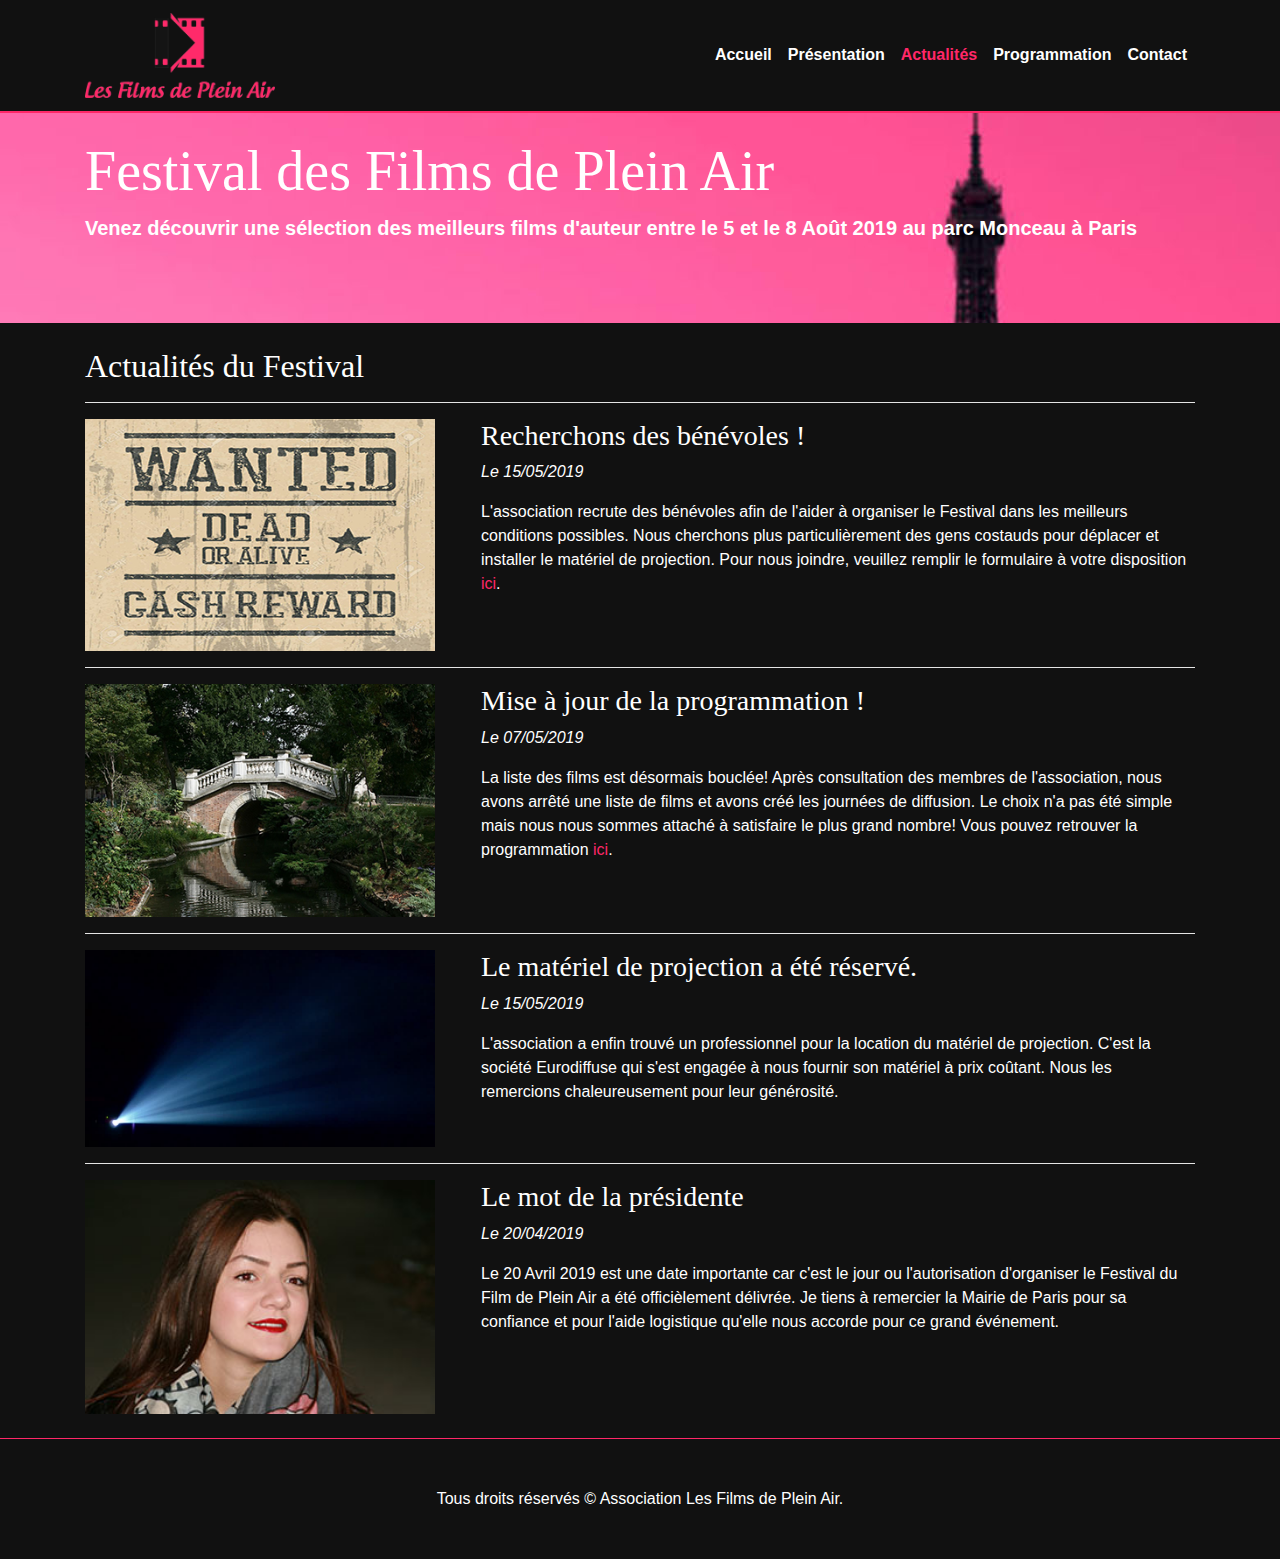
<file: maquette_pages_multiples/actualites.html>
<!DOCTYPE html>
<html lang="fr">
    <head>
        <!-- Required meta tags -->
        <meta charset="utf-8">
        <meta name="viewport" content="width=device-width, initial-scale=1, shrink-to-fit=no">

        <!-- Bootstrap CSS -->
        <link rel="stylesheet" href="https://stackpath.bootstrapcdn.com/bootstrap/4.3.1/css/bootstrap.min.css"
            integrity="sha384-ggOyR0iXCbMQv3Xipma34MD+dH/1fQ784/j6cY/iJTQUOhcWr7x9JvoRxT2MZw1T" crossorigin="anonymous">
        <link rel="stylesheet" href="css/style.css">
        <title>Actualités</title>
    </head>

    <body>
        <!-- Navigation -->
        <nav class="navbar navbar-expand-lg navbar-dark fixed-top">
            <div class="container">
                <a class="navbar-brand" href="index.html"><img src="images/logo2.png" width="190px" class="mx-auto" alt=""></a>
                <button class="navbar-toggler" type="button" data-toggle="collapse" data-target="#navbarResponsive"
                    aria-controls="navbarResponsive" aria-expanded="false" aria-label="Toggle navigation">
                    <span class="navbar-toggler-icon"></span>
                </button>
                <div class="collapse navbar-collapse" id="navbarResponsive">
                    <ul class="navbar-nav ml-auto">
                        <li class="nav-item">
                            <a class="nav-link" href="index.html">Accueil</a>
                        </li>
                        <li class="nav-item">
                            <a class="nav-link" href="presentation.html">Présentation</a>
                        </li>
                        <li class="nav-item active">
                            <a class="nav-link actual" href="actualites.html">
                                Actualités<span class="sr-only">(current)</span></a>
                        </li>
                        <li class="nav-item">
                            <a class="nav-link" href="programmation.html">Programmation</a>
                        </li>
                        <li class="nav-item">
                            <a class="nav-link" href="contact.html">Contact</a>
                        </li>
                    </ul>
                </div>
            </div>
        </nav>

        <!-- Header -->
        <header class="jumbotron jumbotron-fluid my-4">
            <div class="container">
                <h1 class="display-4">Festival des Films de Plein Air</h1>
                <p class="lead">Venez découvrir une sélection des meilleurs films d'auteur entre le 5 et le 8 Août 2019 au
                    parc Monceau à Paris</p>
            </div>
        </header>

        <!-- Page Content -->
        <section class="container mb-4">

            <h2>Actualités du Festival</h2>
            <hr />

            <div class="row media">
                <img class="col-md-4 align-self-top mr-3" src="images/wanted2.jpg" width="300px" alt="...">
                <div class="media-body col-md-8 ">
                    <h3 class="mt-0">Recherchons des bénévoles !</h3>
                    <p class="date-news">Le 15/05/2019</p>
                    <p>L'association recrute des bénévoles afin de l'aider à organiser le Festival dans les meilleurs
                        conditions possibles. Nous cherchons plus particulièrement des gens costauds pour déplacer et
                        installer le matériel de projection. Pour nous joindre, veuillez remplir le formulaire à votre
                        disposition <a href="contact.html">ici</a>.</p>
                </div>
            </div>

            <hr />

            <div class="row media">
                <img class="col-md-4 align-self-center mr-3" src="images/petit.jpg" width="300px" alt="...">
                <div class="media-body col-md-8">
                    <h3 class="mt-0">Mise à jour de la programmation !</h3>
                    <p class="date-news">Le 07/05/2019</p>
                    <p>La liste des films est désormais bouclée! Après consultation des membres de l'association, nous
                        avons arrêté une liste de films et avons créé les journées de diffusion. Le choix n'a pas été simple
                        mais nous nous sommes attaché à satisfaire le plus grand nombre! Vous pouvez retrouver la
                        programmation <a href="programmation.html"> ici</a>.</p>
                </div>
            </div>

            <hr />

            <div class="row media">
                <img class="col-md-4 align-self-top mr-3" src="images/camera_light2.jpg" width="300px" alt="...">
                <div class="media-body col-md-8 ">
                    <h3 class="mt-0">Le matériel de projection a été réservé.</h3>
                    <p class="date-news">Le 15/05/2019</p>
                    <p>L'association a enfin trouvé un professionnel pour la location du matériel de projection. C'est la
                        société Eurodiffuse qui s'est engagée à nous fournir son matériel à prix coûtant. Nous les remercions
                        chaleureusement pour leur générosité.</p>
                </div>
            </div>

            <hr />

            <div class="row media">
                <img class="col-md-4 align-self-center mr-3" src="images/presidente.jpg" width="300px" alt="...">
                <div class="media-body col-md-8">
                    <h3 class="mt-0">Le mot de la présidente</h3>
                    <p class="date-news">Le 20/04/2019</p>
                    <p>Le 20 Avril 2019 est une date importante car c'est le jour ou l'autorisation d'organiser le Festival
                        du Film de Plein Air a été officièlement délivrée. Je tiens à remercier la Mairie de Paris pour sa
                        confiance et pour l'aide logistique qu'elle nous accorde pour ce grand événement. </p>
                </div>
            </div>

        </section>

        <!-- Footer -->
        <footer class="py-5 foot">
            <div class="container">
                <p class="m-0 text-center text-white">Tous droits réservés &copy; Association Les Films de Plein Air.</p>
            </div>
        </footer>

        <!-- Bootstrap core JavaScript -->
        <script src="https://code.jquery.com/jquery-3.3.1.slim.min.js"
            integrity="sha384-q8i/X+965DzO0rT7abK41JStQIAqVgRVzpbzo5smXKp4YfRvH+8abtTE1Pi6jizo"
            crossorigin="anonymous"></script>
        <script src="https://cdnjs.cloudflare.com/ajax/libs/popper.js/1.14.7/umd/popper.min.js"
            integrity="sha384-UO2eT0CpHqdSJQ6hJty5KVphtPhzWj9WO1clHTMGa3JDZwrnQq4sF86dIHNDz0W1"
            crossorigin="anonymous"></script>
        <script src="https://stackpath.bootstrapcdn.com/bootstrap/4.3.1/js/bootstrap.min.js"
            integrity="sha384-JjSmVgyd0p3pXB1rRibZUAYoIIy6OrQ6VrjIEaFf/nJGzIxFDsf4x0xIM+B07jRM"
            crossorigin="anonymous"></script>
    </body>
</html>
</file>
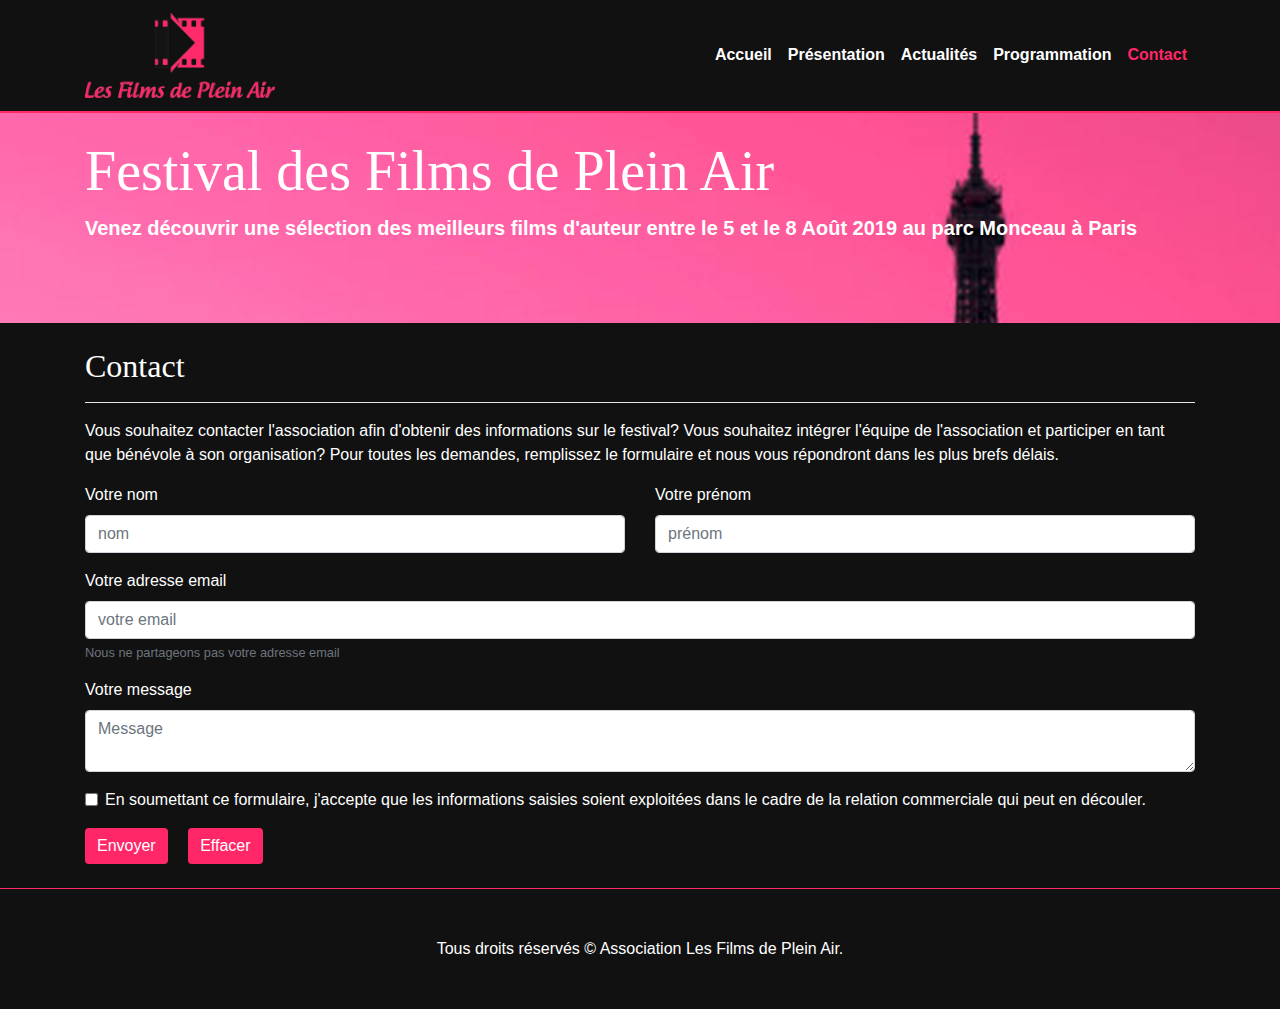
<file: maquette_pages_multiples/contact.html>
<!DOCTYPE html>
<html lang="fr">
    <head>
        <!-- Required meta tags -->
        <meta charset="utf-8">
        <meta name="viewport" content="width=device-width, initial-scale=1, shrink-to-fit=no">

        <!-- Bootstrap CSS -->
        <link rel="stylesheet" href="https://stackpath.bootstrapcdn.com/bootstrap/4.3.1/css/bootstrap.min.css"
            integrity="sha384-ggOyR0iXCbMQv3Xipma34MD+dH/1fQ784/j6cY/iJTQUOhcWr7x9JvoRxT2MZw1T" crossorigin="anonymous">
        <link rel="stylesheet" href="css/style.css">
        <title>Contact</title>
    </head>

    <body>
        <!-- Navigation -->
        <nav class="navbar navbar-expand-lg navbar-dark  fixed-top">
            <div class="container">
                <a class="navbar-brand" href="index.html"><img src="images/logo2.png" width="190px" class="mx-auto" alt=""></a>
                <button class="navbar-toggler" type="button" data-toggle="collapse" data-target="#navbarResponsive"
                    aria-controls="navbarResponsive" aria-expanded="false" aria-label="Toggle navigation">
                    <span class="navbar-toggler-icon">   
                            <i class="fa fa-navicon"></i>
                        </span>
                </button>
                <div class="collapse navbar-collapse" id="navbarResponsive">
                    <ul class="navbar-nav ml-auto">
                        <li class="nav-item">
                            <a class="nav-link" href="index.html">Accueil</a>
                        </li>
                        <li class="nav-item">
                            <a class="nav-link" href="presentation.html">Présentation</a>
                        </li>
                        <li class="nav-item">
                            <a class="nav-link" href="actualites.html">Actualités</a>
                        </li>
                        <li class="nav-item">
                            <a class="nav-link" href="programmation.html">Programmation</a>
                        </li>
                        <li class="nav-item active">
                            <a class="nav-link actual" href="contact.html">Contact
                                <span class="sr-only">(current)</span>
                            </a>
                        </li>
                    </ul>
                </div>
            </div>
        </nav>

        <!-- Header -->
        <header class="jumbotron jumbotron-fluid fixed my-4">
            <div class="container">
                <h1 class="display-4">Festival des Films de Plein Air</h1>
                <p class="lead">Venez découvrir une sélection des meilleurs films d'auteur entre le 5 et le 8 Août 2019 au
                    parc Monceau à Paris</p>
            </div>
        </header>

        <!-- Page Content -->
        <section class="container mb-4">

            <h2>Contact</h2>
            <hr />
            <p> Vous souhaitez contacter l'association afin d'obtenir des informations sur le festival? Vous souhaitez intégrer l'équipe de l'association et participer en tant que bénévole à son organisation? Pour toutes les demandes, remplissez le formulaire et nous vous répondront dans les plus brefs délais.</p>

            <form>
                <div class="row">
                    <div class="col-sm-6 form-group">
                        <label for="pseudo">Votre nom</label>
                        <input type="text" id="pseudo" class="form-control" placeholder="nom">
                    </div>
                    <div class="col-sm-6 form-group">
                        <label for="prenom">Votre prénom</label>
                        <input type="text" id="prenom" class="form-control" placeholder="prénom">
                    </div>
                </div>

                <div class="form-group">
                    <label for="adresseMail">Votre adresse email</label>
                    <input type="email" class="form-control" id="adresseMail" aria-describedby="emailHelp" placeholder="votre email">
                    <small id="emailHelp" class="form-text text-muted">Nous ne partageons pas votre adresse email</small>
                </div>
                <div class="form-group">
                    <label for="exampleInputPassword1">Votre message</label>
                    <textarea class="form-control" id="exampleInputPassword1" placeholder="Message"></textarea>
                </div>
                <div class="form-group form-check">
                    <input type="checkbox" class="form-check-input" id="exampleCheck1">
                    <label class="form-check-label" for="exampleCheck1">En soumettant ce formulaire, j'accepte que les informations saisies soient exploitées dans le cadre de la relation commerciale qui peut en découler.</label>
                </div>
                <button type="submit" class="btn btn-primary">Envoyer</button>
                <button type="reset" class="btn btn-primary ml-3">Effacer</button>
            </form>

        </section>

        <!-- Footer -->
        <footer class="py-5 foot">
            <div class="container">
                <p class="m-0 text-center text-white">Tous droits réservés &copy; Association Les Films de Plein Air.</p>
            </div>
        </footer>

        <!-- Bootstrap core JavaScript -->
        <script src="https://code.jquery.com/jquery-3.3.1.slim.min.js"
            integrity="sha384-q8i/X+965DzO0rT7abK41JStQIAqVgRVzpbzo5smXKp4YfRvH+8abtTE1Pi6jizo"
            crossorigin="anonymous"></script>
        <script src="https://cdnjs.cloudflare.com/ajax/libs/popper.js/1.14.7/umd/popper.min.js"
            integrity="sha384-UO2eT0CpHqdSJQ6hJty5KVphtPhzWj9WO1clHTMGa3JDZwrnQq4sF86dIHNDz0W1"
            crossorigin="anonymous"></script>
        <script src="https://stackpath.bootstrapcdn.com/bootstrap/4.3.1/js/bootstrap.min.js"
            integrity="sha384-JjSmVgyd0p3pXB1rRibZUAYoIIy6OrQ6VrjIEaFf/nJGzIxFDsf4x0xIM+B07jRM"
            crossorigin="anonymous"></script>
    </body>
</html>
</file>
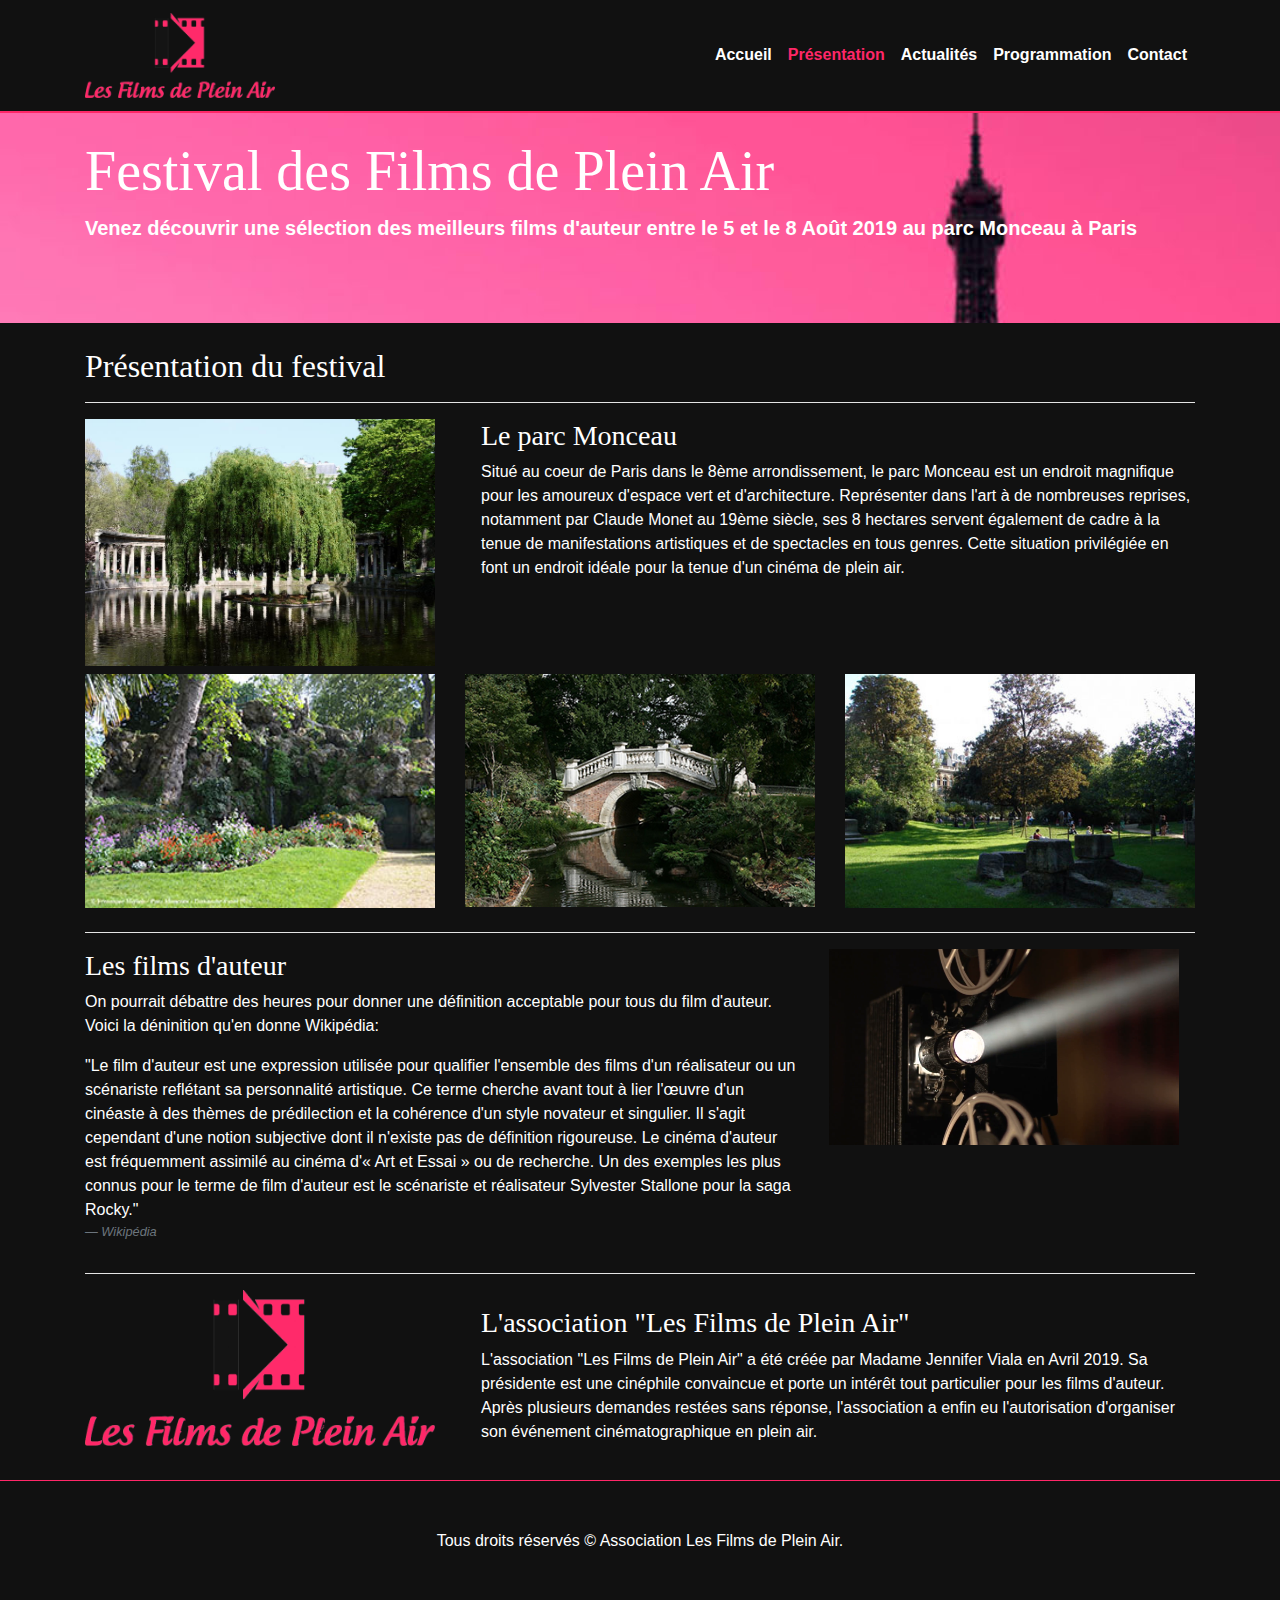
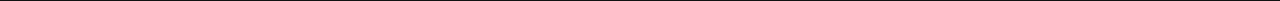
<file: maquette_pages_multiples/presentation.html>
<!DOCTYPE html>
<html lang="fr">
    <head>
        <!-- Required meta tags -->
        <meta charset="utf-8">
        <meta name="viewport" content="width=device-width, initial-scale=1, shrink-to-fit=no">

        <!-- Bootstrap CSS -->
        <link rel="stylesheet" href="https://stackpath.bootstrapcdn.com/bootstrap/4.3.1/css/bootstrap.min.css"
        integrity="sha384-ggOyR0iXCbMQv3Xipma34MD+dH/1fQ784/j6cY/iJTQUOhcWr7x9JvoRxT2MZw1T" crossorigin="anonymous">
        <link rel="stylesheet" href="css/style.css">
        <title>Présentation</title>
    </head>

    <body>
        <!-- Navigation -->
        <nav class="navbar navbar-expand-lg navbar-dark fixed-top">
            <div class="container">
            <a class="navbar-brand" href="index.html"><img src="images/logo2.png" width="190px" class="mx-auto" alt=""></a>
            <button class="navbar-toggler" type="button" data-toggle="collapse" data-target="#navbarResponsive"
                aria-controls="navbarResponsive" aria-expanded="false" aria-label="Toggle navigation">
                <span class="navbar-toggler-icon"><i class="fa fa-navicon"></i></span>
            </button>
            <div class="collapse navbar-collapse" id="navbarResponsive">
                <ul class="navbar-nav ml-auto">
                <li class="nav-item">
                    <a class="nav-link" href="index.html">Accueil</a>
                </li>
                <li class="nav-item active">
                    <a class="nav-link actual" href="presentation.html">Présentation <span class="sr-only">(current)</span></a>
                </li>
                <li class="nav-item">
                    <a class="nav-link" href="actualites.html">Actualités</a>
                </li>
                <li class="nav-item">
                    <a class="nav-link" href="programmation.html">Programmation</a>
                </li>
                <li class="nav-item">
                    <a class="nav-link" href="contact.html">Contact</a>
                </li>
                </ul>
            </div>
            </div>
        </nav>
        
        <!-- Header -->
        <header class="jumbotron jumbotron-fluid my-4">
            <div class="container">
                <h1 class="display-4">Festival des Films de Plein Air</h1>
                <p class="lead">Venez découvrir une sélection des meilleurs films d'auteur entre le 5 et le 8 Août 2019 au parc Monceau à Paris</p>
            </div>
        </header>


        <!-- Page Content -->
        <section class="container">

            <h2>Présentation du festival</h2>
            <hr />
        
            <div class="row media">
                <img class="col-md-4 align-self-top mr-3" src="images/monceau_lac.jpg" width="300px" alt="...">
                <div class="media-body col-md-8 ">
                    <h3 class="mt-0">Le parc Monceau</h3>
                    <p>Situé au coeur de Paris dans le 8ème arrondissement, le parc Monceau est un endroit magnifique pour les amoureux d'espace vert et d'architecture. Représenter dans l'art à de nombreuses reprises, notamment par Claude Monet au 19ème siècle, ses 8 hectares servent également de cadre à la tenue de manifestations artistiques et de spectacles en tous genres. Cette situation privilégiée en font un endroit idéale pour la tenue d'un cinéma de plein air.</p>
                </div>
            </div>
            <div class="row media">
                <img class="col-md-4 my-2 " src="images/cascade.jpg" width="300px" alt="...">
                <img class="col-md-4  my-2" src="images/petit.jpg" width="300px" alt="...">
                <img class="col-md-4  my-2" src="images/monceau.jpg" width="300px" alt="...">
            </div>

            <hr />

            <div class="row media">
                <img  class="col-md-4 align-self-top mr-3 order-md-2" src="images/projector1.png" width="300px" alt="...">
                <div class="media-body col-md-8 order-md-1">
                    <h3 class="mt-0">Les films d'auteur</h3>
                    <p> On pourrait débattre des heures pour donner une définition acceptable pour tous du film d'auteur. Voici la déninition qu'en donne Wikipédia: <br /></p>
                    <blockquote class="blockquote">              
                        <p class="mb-0">"Le film d'auteur est une expression utilisée pour qualifier l'ensemble des films d'un réalisateur ou un scénariste reflétant sa personnalité artistique. Ce terme cherche avant tout à lier l'œuvre d'un cinéaste à des thèmes de prédilection et la cohérence d'un style novateur et singulier. Il s'agit cependant d'une notion subjective dont il n'existe pas de définition rigoureuse. Le cinéma d'auteur est fréquemment assimilé au cinéma d'« Art et Essai » ou de recherche.
                            Un des exemples les plus connus pour le terme de film d'auteur est le scénariste et réalisateur Sylvester Stallone pour la saga Rocky."
                        </p>
                        <footer class="blockquote-footer"><cite title="Source Title">Wikipédia</cite></footer>
                    </blockquote>
                </div>
            </div>

            <hr />

            <div class="row media">
                <img class="col-md-4 align-self-top mr-3" src="images/logo2.png" width="250px" alt="...">
                <div class="media-body col-md-8 ">
                    <h3 class="mt-3">L'association "Les Films de Plein Air"</h3>
                    <p>L'association "Les Films de Plein Air" a été créée par Madame Jennifer Viala en Avril 2019. Sa présidente est une cinéphile convaincue et porte un intérêt tout particulier pour les films d'auteur. Après plusieurs demandes restées sans réponse, l'association a enfin eu l'autorisation d'organiser son événement cinématographique en plein air.</p>
                </div>
            </div>
        </section>


        <!-- Footer -->
        <footer class="py-5 foot">
            <div class="container">
                <p class="m-0 text-center text-white">Tous droits réservés &copy; Association Les Films de Plein Air.</p>
            </div>
        </footer>

        <!-- Bootstrap core JavaScript -->
        <script src="https://code.jquery.com/jquery-3.3.1.slim.min.js"
            integrity="sha384-q8i/X+965DzO0rT7abK41JStQIAqVgRVzpbzo5smXKp4YfRvH+8abtTE1Pi6jizo"
            crossorigin="anonymous"></script>
        <script src="https://cdnjs.cloudflare.com/ajax/libs/popper.js/1.14.7/umd/popper.min.js"
            integrity="sha384-UO2eT0CpHqdSJQ6hJty5KVphtPhzWj9WO1clHTMGa3JDZwrnQq4sF86dIHNDz0W1"
            crossorigin="anonymous"></script>
        <script src="https://stackpath.bootstrapcdn.com/bootstrap/4.3.1/js/bootstrap.min.js"
            integrity="sha384-JjSmVgyd0p3pXB1rRibZUAYoIIy6OrQ6VrjIEaFf/nJGzIxFDsf4x0xIM+B07jRM"
            crossorigin="anonymous"></script>

    </body>
</html>
</file>
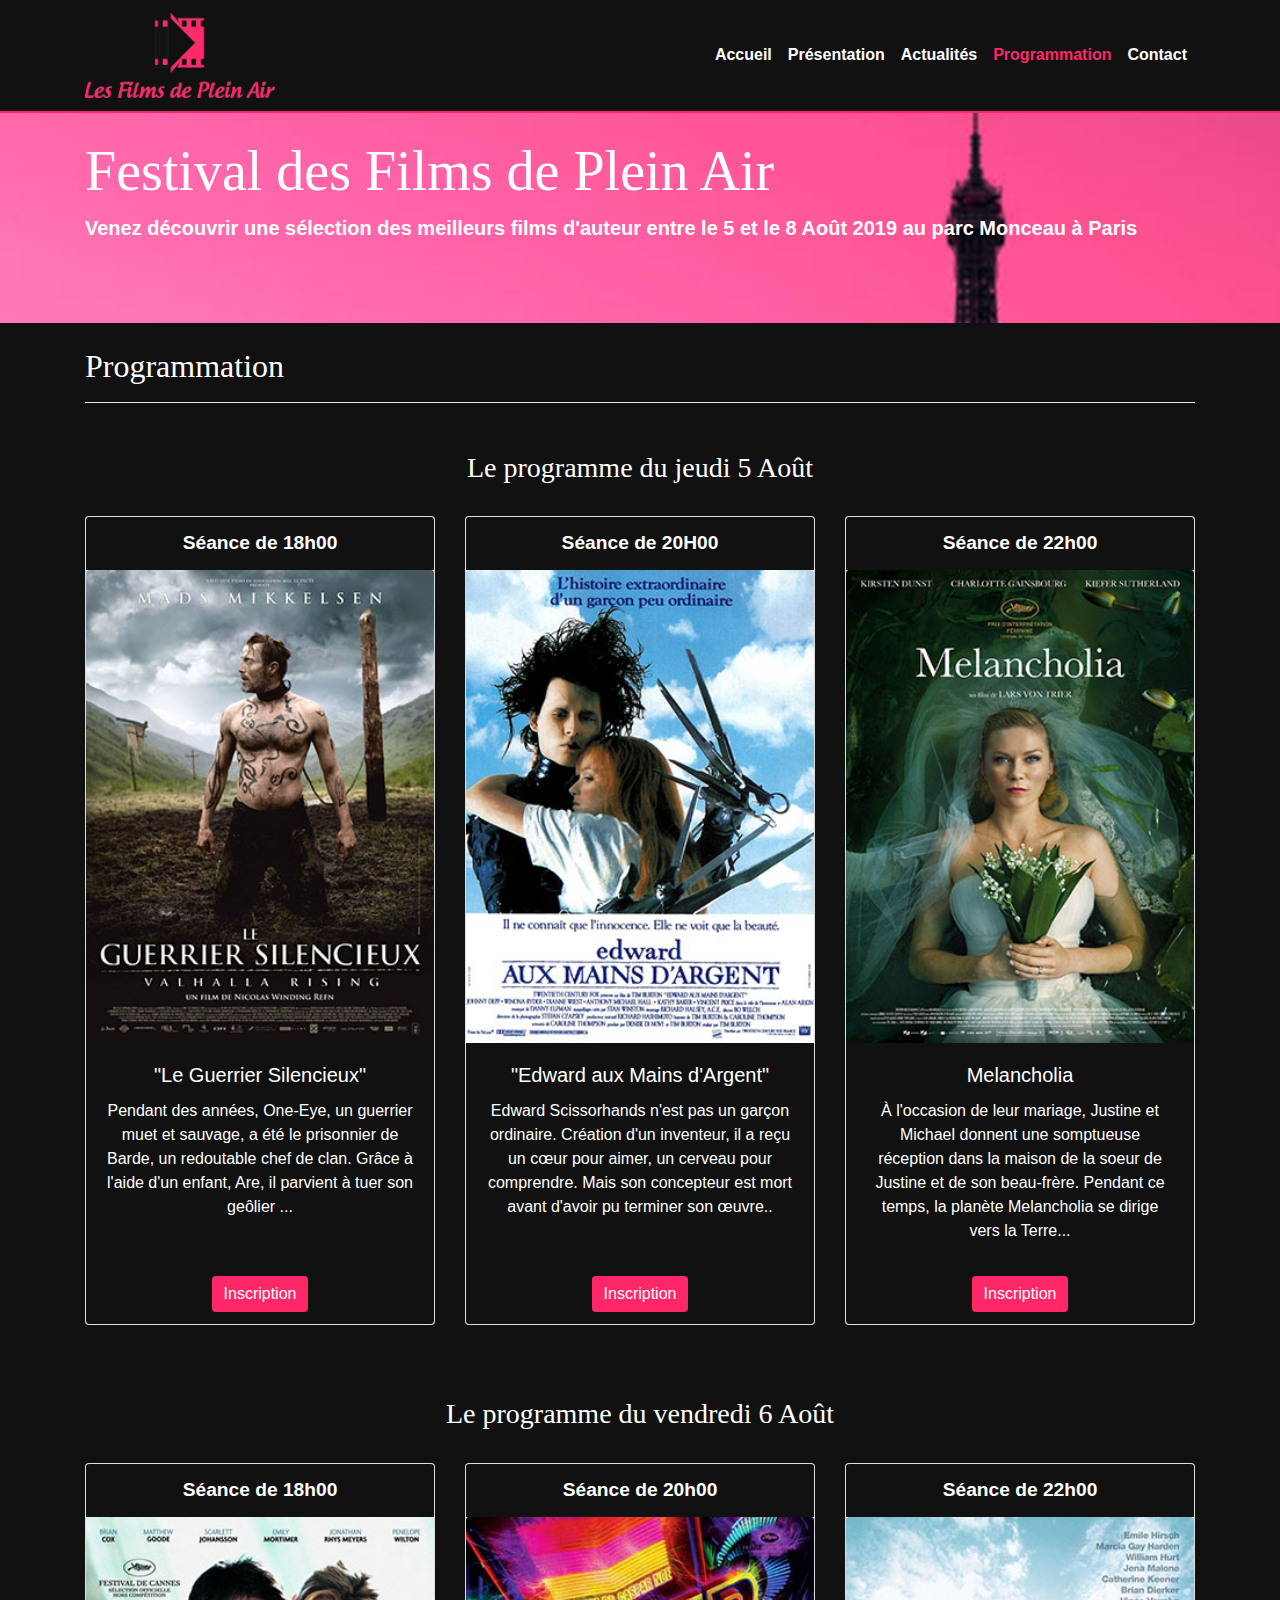
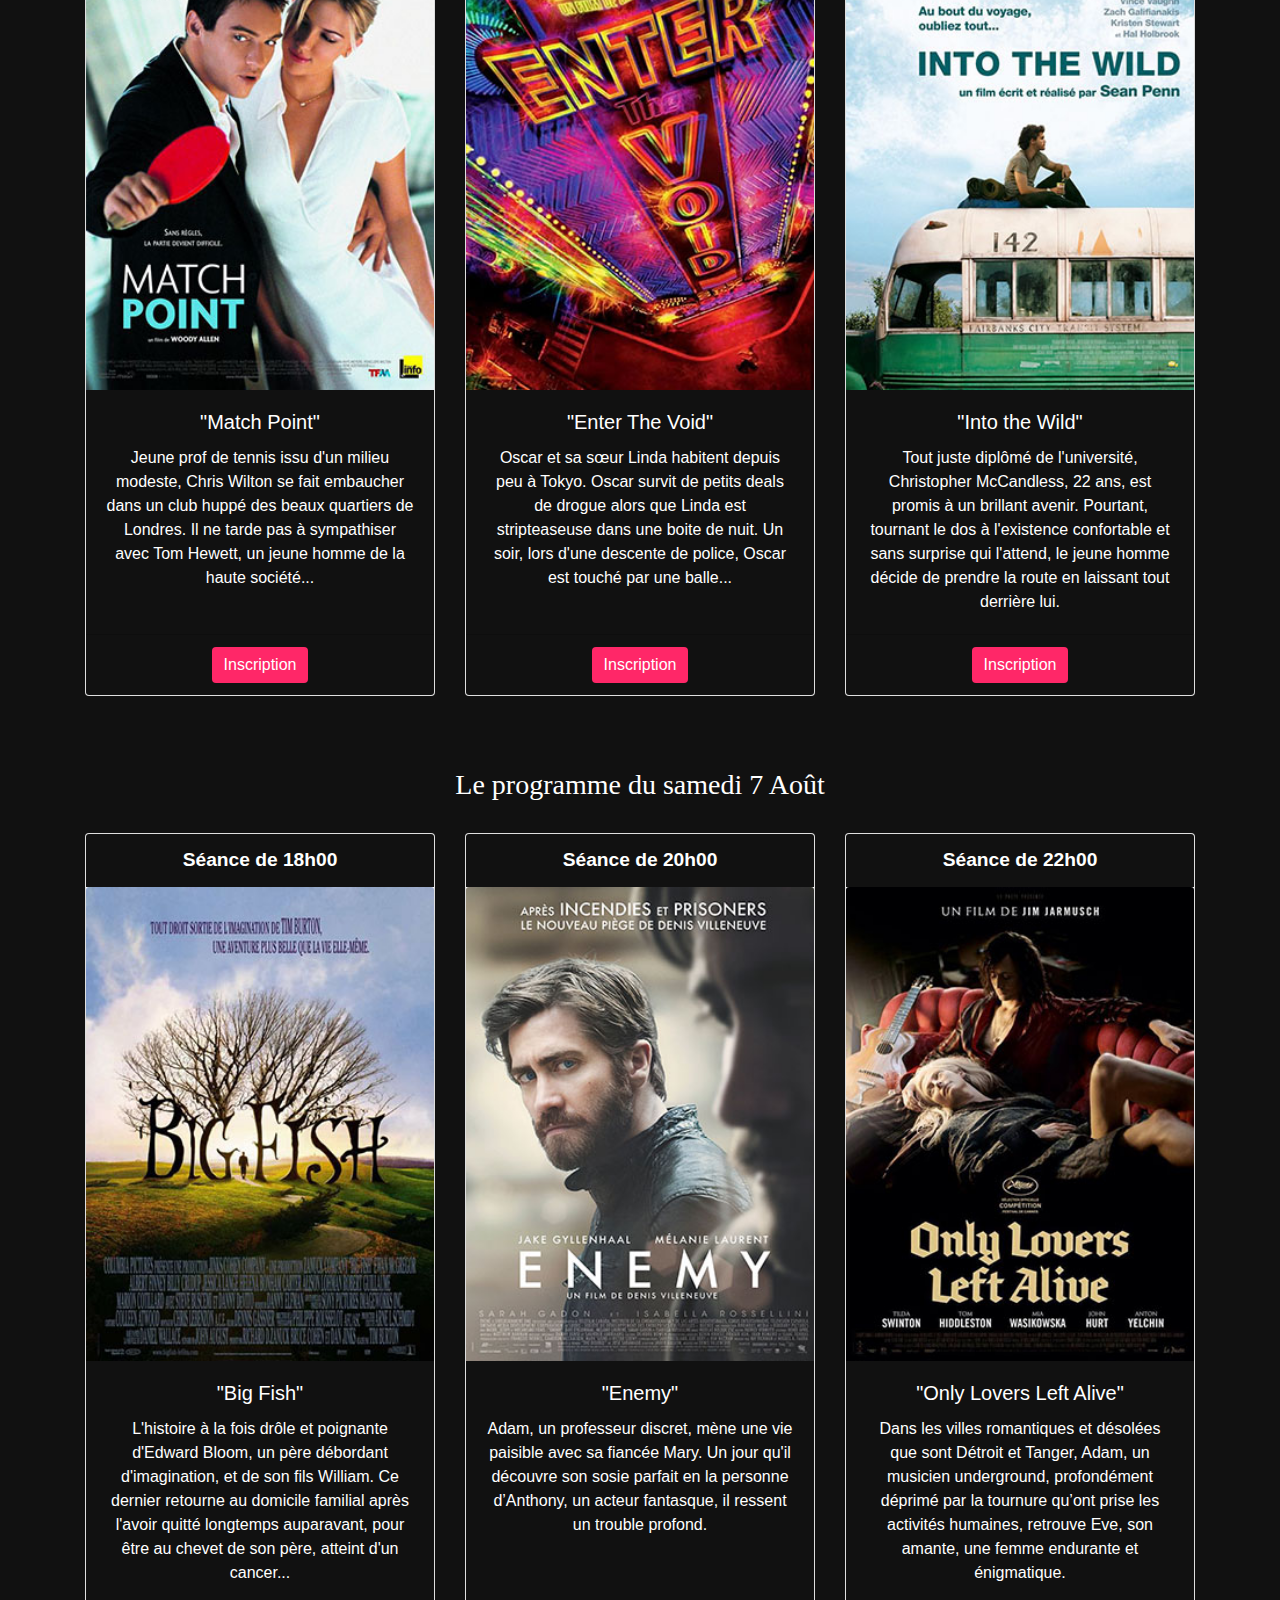
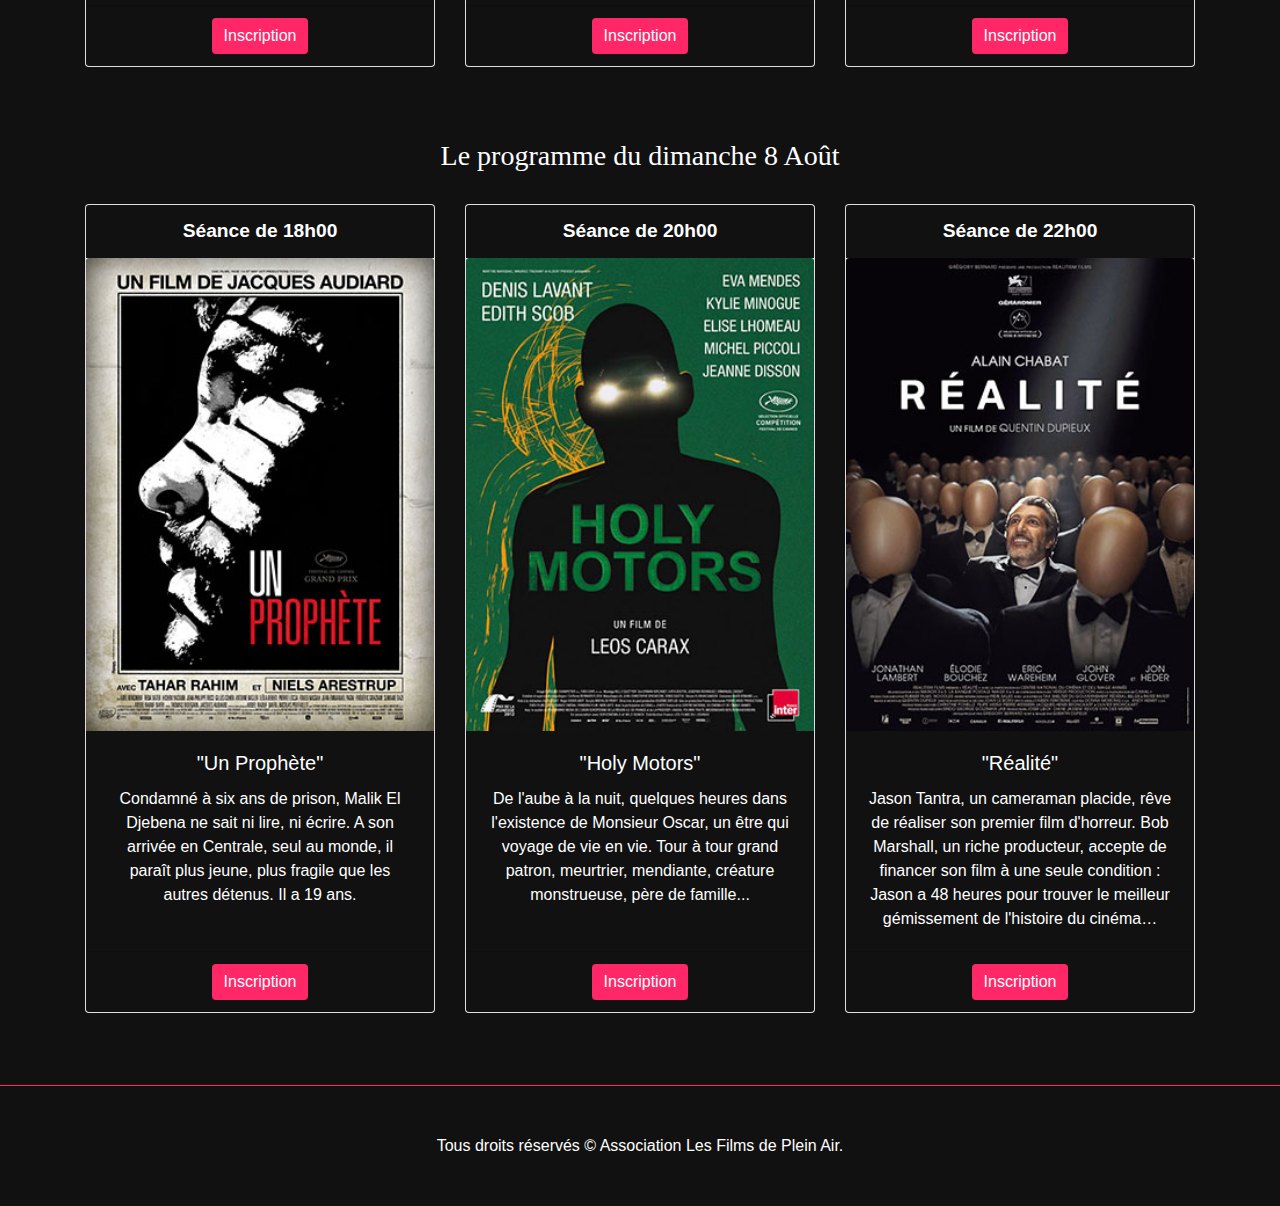
<file: maquette_pages_multiples/programmation.html>
<!DOCTYPE html>
<html lang="fr">
    <head>
        <!-- Required meta tags -->
        <meta charset="utf-8">
        <meta name="viewport" content="width=device-width, initial-scale=1, shrink-to-fit=no">

        <!-- Bootstrap CSS -->
        <link rel="stylesheet" href="https://stackpath.bootstrapcdn.com/bootstrap/4.3.1/css/bootstrap.min.css"
            integrity="sha384-ggOyR0iXCbMQv3Xipma34MD+dH/1fQ784/j6cY/iJTQUOhcWr7x9JvoRxT2MZw1T" crossorigin="anonymous">
        <link rel="stylesheet" href="css/style.css">
        <title>Programmation</title>
    </head>

    <body>
        <!-- Navigation -->
        <nav class="navbar navbar-expand-lg navbar-dark fixed-top">
            <div class="container">
                <a class="navbar-brand" href="index.html"><img src="images/logo2.png" width="190px" class="mx-auto" alt=""></a>
                <button class="navbar-toggler" type="button" data-toggle="collapse" data-target="#navbarResponsive"
                    aria-controls="navbarResponsive" aria-expanded="false" aria-label="Toggle navigation">
                    <span class="navbar-toggler-icon"></span>
                </button>
                <div class="collapse navbar-collapse" id="navbarResponsive">
                    <ul class="navbar-nav ml-auto">
                        <li class="nav-item">
                            <a class="nav-link" href="index.html">Accueil</a>
                        </li>
                        <li class="nav-item">
                            <a class="nav-link" href="presentation.html">Présentation</a>
                        </li>
                        <li class="nav-item">
                            <a class="nav-link" href="actualites.html">Actualités</a>
                        </li>
                        <li class="nav-item active">
                            <a class="nav-link actual" href="programmation.html">Programmation
                                <span class="sr-only">(current)</span>
                            </a>
                        </li>
                        <li class="nav-item">
                            <a class="nav-link" href="contact.html">Contact</a>
                        </li>
                    </ul>
                </div>
            </div>
        </nav>

        <!-- Header -->
        <header class="jumbotron jumbotron-fluid my-4">
            <div class="container">
                <h1 class="display-4">Festival des Films de Plein Air</h1>
                <p class="lead">Venez découvrir une sélection des meilleurs films d'auteur entre le 5 et le 8 Août 2019 au
                    parc Monceau à Paris</p>
            </div>
        </header>


        <!-- Page Content -->
        <section class="container">

            <h2>Programmation</h2>
            <hr />

                <div class="day my-5">
                    <div class="row text-center mb-4">
                        <h3 class="col-lg-12">Le programme du jeudi 5 Août</h3>
                    </div>

                    <div class="row text-center">
                        <div class="col-lg-4 col-md-6 mb-4">
                            <div class="card h-100 ">
                                <div class="card-header">
                                    Séance de 18h00
                                </div>
                                <img src="images/mini/le_guerrier_silencieux_valhalla_rising copie.jpg" class="card-img-top" alt="...">
                                <div class="card-body">
                                    <h5 class="card-title">"Le Guerrier Silencieux"</h5>
                                    <p class="card-text">Pendant des années, One-Eye, un guerrier muet et sauvage, a été le
                                        prisonnier de Barde, un redoutable chef de clan. Grâce à l'aide d'un enfant, Are, il
                                        parvient à tuer son geôlier ...</p>
                                </div>
                                <div class="card-footer ">
                                    <button type="button" class="btn btn-primary">Inscription</button>
                                </div>
                            </div>
                        </div>

                        <div class="col-lg-4 col-md-6 mb-4">
                            <div class="card h-100">
                                <div class="card-header">
                                    Séance de 20H00
                                </div>
                                <img src="images/mini/edward_aux_mains_d_argent.jpg" class="card-img-top" alt="...">
                                <div class="card-body">
                                    <h5 class="card-title">"Edward aux Mains d'Argent"</h5>
                                    <p class="card-text">Edward Scissorhands n'est pas un garçon ordinaire. Création
                                    d'un inventeur, il a reçu un cœur pour aimer, un cerveau pour comprendre. Mais son
                                    concepteur est mort avant d'avoir pu terminer son œuvre..</p>
                                </div>
                                <div class="card-footer ">
                                    <button type="button" class="btn btn-primary">Inscription</button>
                                </div>
                            </div>
                        </div>

                        <div class="col-lg-4 col-md-6 mb-4">
                            <div class="card h-100 ">
                                <div class="card-header">
                                    Séance de 22h00
                                </div>
                                <img src="images/mini/melancholia.jpg" class="card-img-top" alt="...">
                                <div class="card-body">
                                    <h5 class="card-title">Melancholia</h5>
                                    <p class="card-text">À l'occasion de leur mariage, Justine et Michael donnent une
                                        somptueuse réception dans la maison de la soeur de Justine et de son beau-frère.
                                        Pendant ce temps, la planète Melancholia se dirige vers la Terre...
                                    </p>
                                </div>
                                <div class="card-footer ">
                                    <button type="button" class="btn btn-primary">Inscription</button>
                                </div>
                            </div>
                        </div>
                    </div>
                </div>

                <div class="day my-5">
                    <div class="row text-center mb-4">
                        <h3 class="col-lg-12">Le programme du vendredi 6 Août</h3>
                    </div>

                    <div class="row text-center">
                        <div class="col-lg-4 col-md-6 mb-4">
                            <div class="card h-100">
                                <div class="card-header">
                                    Séance de 18h00
                                </div>
                                <img src="images/mini/match_point.jpg" class="card-img-top" alt="...">

                                <div class="card-body">
                                    <h5 class="card-title">"Match Point"</h5>
                                    <p class="card-text">Jeune prof de tennis issu d'un milieu modeste, Chris Wilton se
                                        fait embaucher dans un club huppé des beaux quartiers de Londres. Il ne tarde
                                        pas à sympathiser avec Tom Hewett, un jeune homme de la haute société...
                                    </p>
                                </div>
                                <div class="card-footer ">
                                    <button type="button" class="btn btn-primary">Inscription</button>
                                </div>
                            </div>
                        </div>

                        <div class="col-lg-4 col-md-6 mb-4">
                            <div class="card h-100">
                                <div class="card-header">
                                    Séance de 20h00
                                </div>

                                <img src="images/mini/enter_the_Void.jpg" class="card-img-top" alt="...">
                                <div class="card-body">
                                    <h5 class="card-title">"Enter The Void"</h5>
                                    <p class="card-text">Oscar et sa sœur Linda habitent depuis peu à Tokyo. Oscar
                                        survit de petits deals de drogue alors que Linda est stripteaseuse dans une
                                        boite de nuit. Un soir, lors d'une descente de police, Oscar est touché par une
                                        balle...
                                    </p>
                                </div>
                                <div class="card-footer ">
                                    <button type="button" class="btn btn-primary">Inscription</button>
                                </div>
                            </div>
                        </div>

                        <div class="col-lg-4 col-md-6 mb-4">
                            <div class="card h-100 ">
                                <div class="card-header">
                                    Séance de 22h00
                                </div>

                                <img src="images/mini/into_the_wild.jpg" class="card-img-top" alt="...">
                                <div class="card-body">
                                    <h5 class="card-title">"Into the Wild"</h5>
                                    <p class="card-text">Tout juste diplômé de l'université, Christopher McCandless, 22
                                        ans, est promis à un brillant avenir. Pourtant, tournant le dos à l'existence
                                        confortable et sans surprise qui l'attend, le jeune homme décide de prendre la
                                        route en laissant tout derrière lui.</p>
                                </div>
                                <div class="card-footer ">
                                    <button type="button" class="btn btn-primary">Inscription</button>
                                </div>
                            </div>
                        </div>
                    </div>
                </div>

                <div class="day my-5">
                    <div class="row text-center mb-4">
                        <h3 class="col-lg-12">Le programme du samedi 7 Août</h3>
                    </div>

                    <div class="row text-center">
                        <div class="col-lg-4 col-md-6 mb-4">
                            <div class="card h-100 ">
                                <div class="card-header">
                                    Séance de 18h00
                                </div>
                                <img src="images/mini/big_fish.jpg" class="card-img-top" alt="...">
                                <div class="card-body">
                                    <h5 class="card-title">"Big Fish"</h5>
                                    <p class="card-text">L'histoire à la fois drôle et poignante d'Edward Bloom, un
                                        père débordant d'imagination, et de son fils William. Ce dernier retourne au
                                        domicile familial après l'avoir quitté longtemps auparavant, pour être au
                                        chevet de son père, atteint d'un cancer...</p>
                                </div>
                                <div class="card-footer">
                                    <button type="button" class="btn btn-primary">Inscription</button>
                                </div>
                            </div>
                        </div>

                        <div class="col-lg-4 col-md-6 mb-4">
                            <div class="card h-100">
                                <div class="card-header">
                                    Séance de 20h00
                                </div>

                                <img src="images/mini/enemy.jpg" class="card-img-top" alt="...">
                                <div class="card-body">
                                    <h5 class="card-title">"Enemy"</h5>
                                    <p class="card-text">Adam, un professeur discret, mène une vie paisible avec sa
                                        fiancée Mary. Un jour qu'il découvre son sosie parfait en la personne
                                        d’Anthony, un acteur fantasque, il ressent un trouble profond.
                                    </p>
                                </div>
                                <div class="card-footer ">
                                    <button type="button" class="btn btn-primary">Inscription</button>
                                </div>
                            </div>
                        </div>

                        <div class="col-lg-4 col-md-6 mb-4">
                            <div class="card  h-100">
                                <div class="card-header">
                                    Séance de 22h00
                                </div>

                                <img src="images/mini/only_lovers_left_alive.jpg" class="card-img-top" alt="...">
                                <div class="card-body">
                                    <h5 class="card-title">"Only Lovers Left Alive"</h5>
                                    <p class="card-text">Dans les villes romantiques et désolées que sont Détroit et
                                        Tanger, Adam, un musicien underground, profondément déprimé par la tournure
                                        qu’ont prise les activités humaines, retrouve Eve, son amante, une femme
                                        endurante et énigmatique.</p>
                                </div>
                                <div class="card-footer">
                                    <button type="button" class="btn btn-primary">Inscription</button>
                                </div>
                            </div>
                        </div>
                    </div>
                </div>
                
                <div class="day my-5">
                    <div class="row text-center mb-4">
                        <h3 class="col-lg-12">Le programme du dimanche 8 Août</h3>
                    </div>

                    <div class="row text-center">
                        <div class="col-lg-4 col-md-6 mb-4">
                            <div class="card h-100">
                                <div class="card-header">
                                    Séance de 18h00
                                </div>
                                <img src="images/mini/un_prophete.jpg" class="card-img-top" alt="...">
                                <div class="card-body">
                                    <h5 class="card-title">"Un Prophète"</h5>
                                    <p class="card-text">Condamné à six ans de prison, Malik El Djebena ne sait
                                        ni lire, ni écrire. A son arrivée en Centrale, seul au monde, il paraît
                                        plus jeune, plus fragile que les autres détenus. Il a 19 ans.</p>
                                </div>
                                <div class="card-footer">
                                    <button type="button" class="btn btn-primary">Inscription</button>
                                </div>
                            </div>
                        </div>

                        <div class="col-lg-4 col-md-6 mb-4">
                            <div class="card h-100">
                                <div class="card-header">
                                    Séance de 20h00
                                </div>

                                <img src="images/mini/holy_motors.jpg" class="card-img-top" alt="...">
                                <div class="card-body">
                                    <h5 class="card-title">"Holy Motors"</h5>
                                    <p class="card-text">De l'aube à la nuit, quelques heures dans l'existence
                                        de Monsieur Oscar, un être qui voyage de vie en vie. Tour à tour grand
                                        patron, meurtrier, mendiante, créature monstrueuse, père de famille...
                                    </p>
                                </div>
                                <div class="card-footer">
                                    <button type="button" class="btn btn-primary">Inscription</button>
                                </div>
                            </div>
                        </div>

                        <div class="col-lg-4 col-md-6 mb-4">
                            <div class="card h-100">
                                <div class="card-header">
                                    Séance de 22h00
                                </div>

                                <img src="images/mini/realite.jpg" class="card-img-top" alt="...">
                                <div class="card-body">
                                    <h5 class="card-title">"Réalité"</h5>
                                    <p class="card-text">Jason Tantra, un cameraman placide, rêve de réaliser
                                        son premier film d'horreur. Bob Marshall, un riche producteur, accepte
                                        de financer son film à une seule condition : Jason a 48 heures pour
                                        trouver le meilleur gémissement de l'histoire du cinéma…
                                    </p>
                                </div>
                                <div class="card-footer">
                                    <button type="button" class="btn btn-primary">Inscription</button>
                                </div>
                            </div>
                        </div>
                    </div>
                </div>
            
        </section>


        <!-- Footer -->
        <footer class="py-5 foot">
            <div class="container">
                <p class="m-0 text-center text-white">Tous droits réservés &copy; Association Les Films de Plein Air.</p>
            </div>
        </footer>

        <!-- Bootstrap core JavaScript -->
        <script src="https://code.jquery.com/jquery-3.3.1.slim.min.js"
            integrity="sha384-q8i/X+965DzO0rT7abK41JStQIAqVgRVzpbzo5smXKp4YfRvH+8abtTE1Pi6jizo"
            crossorigin="anonymous"></script>
        <script src="https://cdnjs.cloudflare.com/ajax/libs/popper.js/1.14.7/umd/popper.min.js"
            integrity="sha384-UO2eT0CpHqdSJQ6hJty5KVphtPhzWj9WO1clHTMGa3JDZwrnQq4sF86dIHNDz0W1"
            crossorigin="anonymous"></script>
        <script src="https://stackpath.bootstrapcdn.com/bootstrap/4.3.1/js/bootstrap.min.js"
            integrity="sha384-JjSmVgyd0p3pXB1rRibZUAYoIIy6OrQ6VrjIEaFf/nJGzIxFDsf4x0xIM+B07jRM"
            crossorigin="anonymous"></script>
    </body>
</html>
</file>
<file: maquette/css/style.css>
body {
    padding-top: 50px;
    box-shadow: 0 0 0 200px rgba(0,0,255,0.3);
    background-color: #111111;
    color: #FFF;
  }

h1, h2, h3 {
    font-family: cursive;
}

#programmation, #presentation, #actualites, #contact {
    padding-top: 130px;
}

.foot {
    margin-top: 250px;
}

a {
    color: #FF2768;
}

a:active, a:hover, a:focus {
    color: #1DC690;
}

.jumbotron {
  
  background: url('../images/paris-pink2.jpg') no-repeat fixed ; 
  font-weight: bold;
  color: #FFF;
  
}
.titre-principal, .lead {
    font-weight: bold;
    color: #FFF;
}

.acc-para {
    font-size: 1.7em;
}

.btn, .card-header {
    background-color: #111111;
    border: none;
}

.fa.fa-navicon {
    color: #FFF;
}

.card-header, .navbar-brand {
    font-weight: bold;
    font-size: 1.2em;
    color: #FFF;
}

.card-body {
    background-color: #111111;
}

hr {
    background-color: #FFF;
}

.card-footer {
    background-color: #111111;
}

.carousel-item {
    height: 65vh;
    min-height: 350px;
    background: no-repeat center center scroll;
    -webkit-background-size: cover;
    -moz-background-size: cover;
    -o-background-size: cover;
    background-size: cover;
}

.navbar, .bloc-intro, footer {
    background-color: #111111;
}

.navbar {
    border-bottom: solid 2px  #FF2768;
}

.btn-primary {
    background-color: #FF2768 ;
    border: #FF2768;
}

.btn-primary:hover {
    background-color: #1DC690;
    border: #1DC690 !important;
}

.btn-primary:active {
    background-color: #1DC690 !important;
    border: #1DC690 ;
    box-shadow: #1DC690  !important;
}

.nav-link {
    color: #FFF;
    font-weight: bold;
}

/* Bloc news accueil*/

.news {
    background-color: rgb(170, 196, 206);
    background-clip: content-box;
}

.news h3 {
    padding-left: 5px;
}

.news p {
    font-size: 0.8em;
  
}

.news a {
    color: grey;
    font-style: italic;
}

.news h4 {
    font-size: 1.2em;
}

.date-news {
    font-style: italic;
}

.list-group-flush {
    border-right: none;
    border-left: none;
    border-bottom: none;
    background-color: rgb(170, 196, 206);
}
</file>
<file: maquette_pages_multiples/css/style.css>
body {
    padding-top: 50px;
    box-shadow: 0 0 0 200px rgba(0,0,255,0.3);
    background-color: #111111;
    color: #FFF;
}

h1, h2, h3 {
    font-family: cursive;
}

.navbar, .bloc-intro, footer {
    background-color: #111111;
}

hr {
    background-color: #FFF;
}

.blockquote {
    font-size: 1em;
}


/* Header */

.jumbotron {
  
    background: url('../images/paris-pink2.jpg') no-repeat fixed ; 
    font-weight: bold;
    color: #FFF;
}

.titre-principal, .lead {
    font-weight: bold;
    color: #FFF;
}

@media screen and (max-width: 576px)
{

  h1 {
        font-size: 2.2em !important;
        text-align: center;
  }

  p.lead {
        font-size: 0.7em;
  }
  .jumbotron {
        margin-top: 50px !important;
  }
}

/* Accueil */

.annonce-programmation {
    font-size: 1.7em;
}

 /* Liens */

a {
    color: #FF2768;
}

a:active, a:hover {
    color: #1DC690;
}

/* Barre de navigation */

.navbar {
    border-bottom: solid 2px  #FF2768;
}

.fa.fa-navicon {
    color: white;
}

.nav-link {
    color: #FFF !important;
    font-weight: bold;
}

a.nav-link:hover {
    color: #FF2768 !important;
}

.actual {
    color: #FF2768 !important;
}

.date-news {
    font-style: italic;
}

/* Structure éléments Bootstrap de type Card*/

.btn, .card-header {
    background-color: #111111;
    border: none;
}

.card-header, .navbar-brand {
    font-weight: bold;
    font-size: 1.2em;
    color: white;
}

.card-body {
    background-color: #111111;
}

.card-footer {
    background-color: #111111;
}


/* Boutons */

.btn-primary {
    background-color: #FF2768 ;
}

.btn-primary:hover {
    background-color: #1DC690;
}

.btn-primary:active {
    background-color: #1DC690 !important;
    border-color: #1DC690 !important;
    box-shadow: none;
}

.btn-primary:focus {
    border-color: #FF2768 !important;
    box-shadow: none;
}

/* Footer */

.foot {
    border-top: solid 1px #FF2768 ;
    margin-top: 20px;
}
</file>
